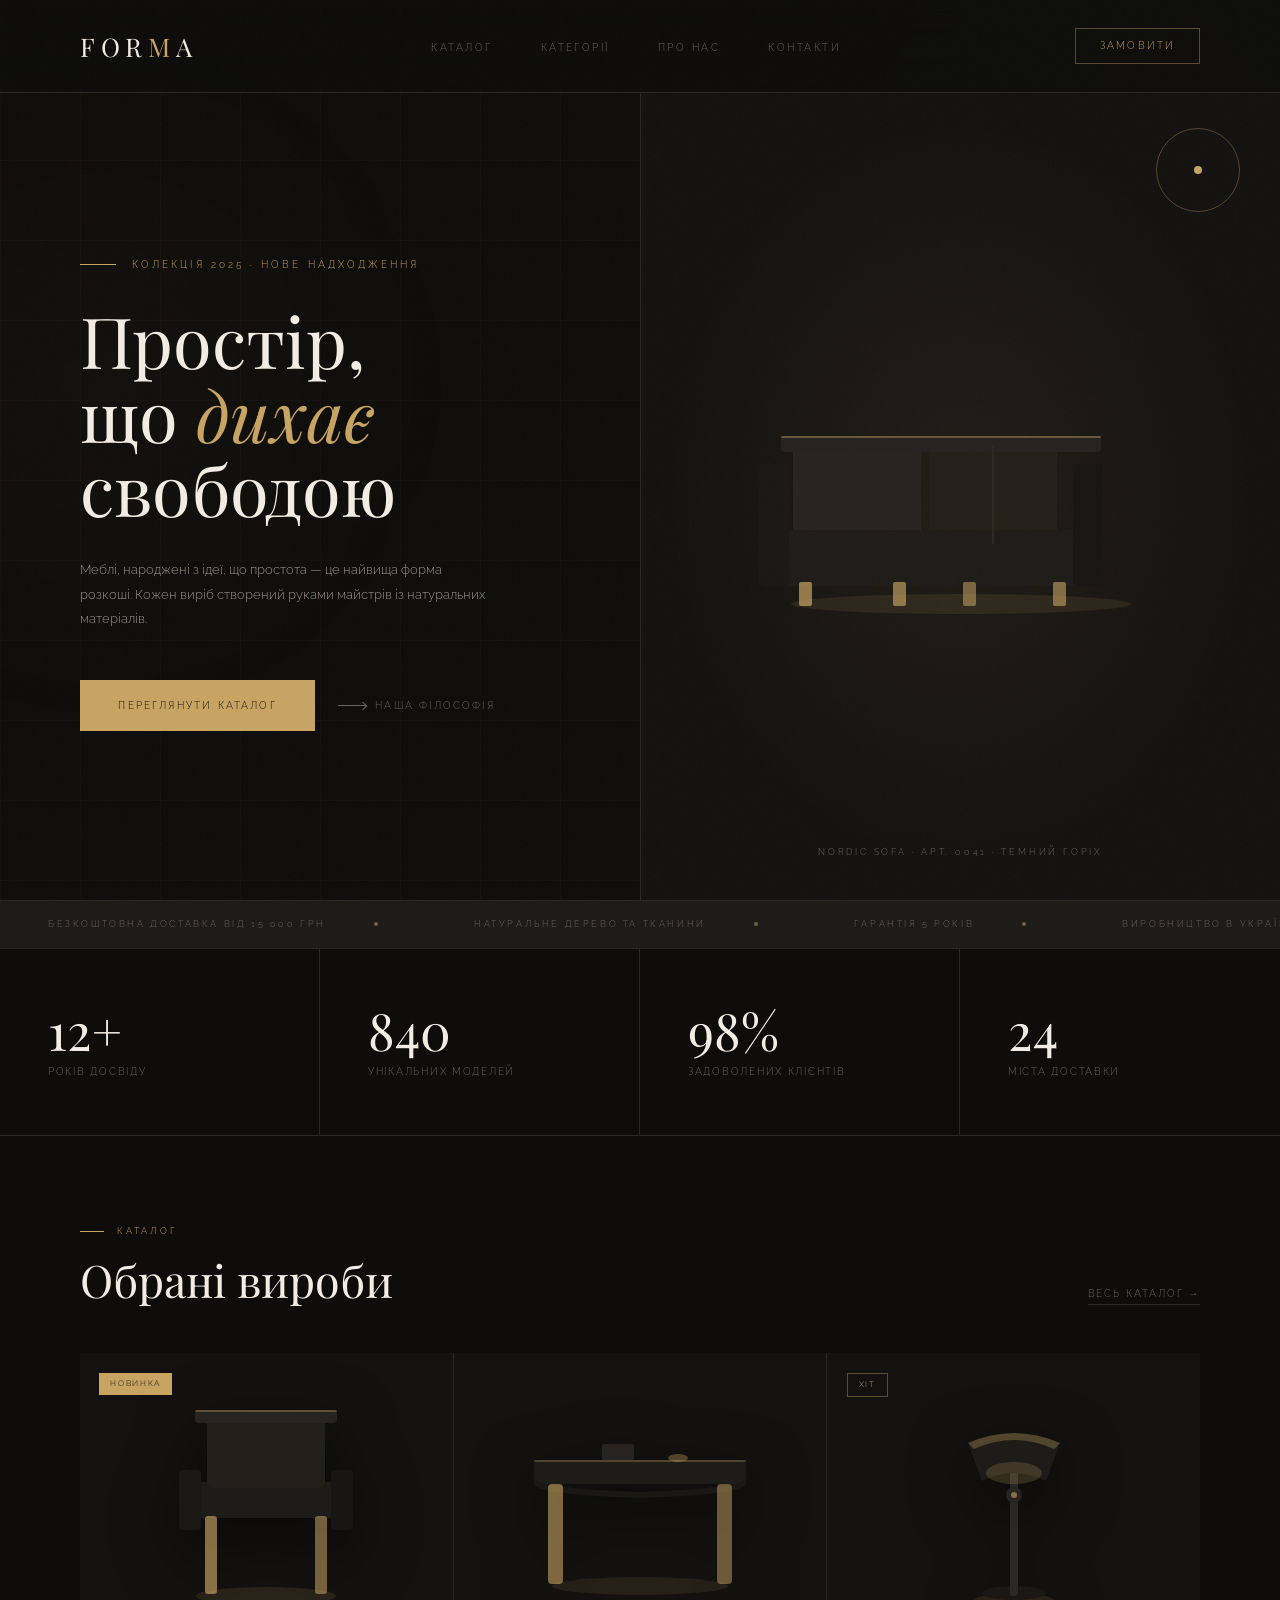
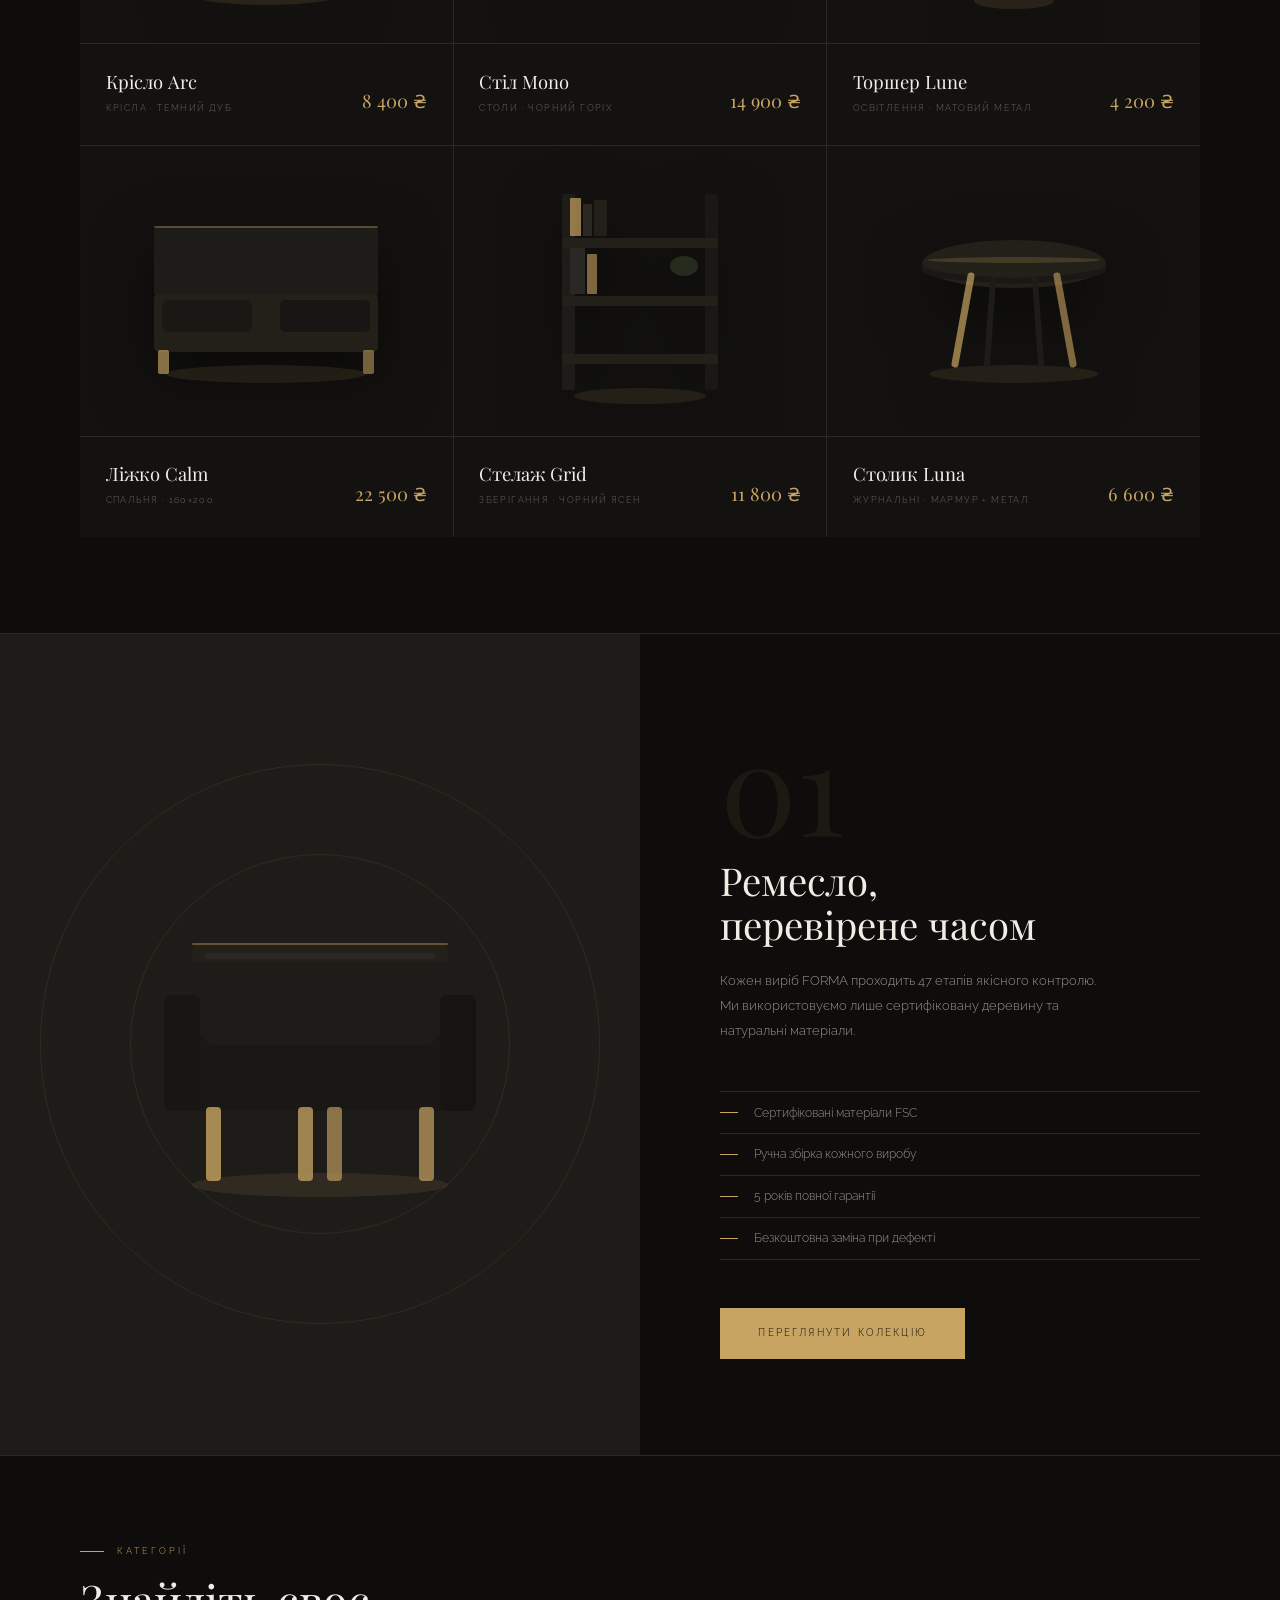
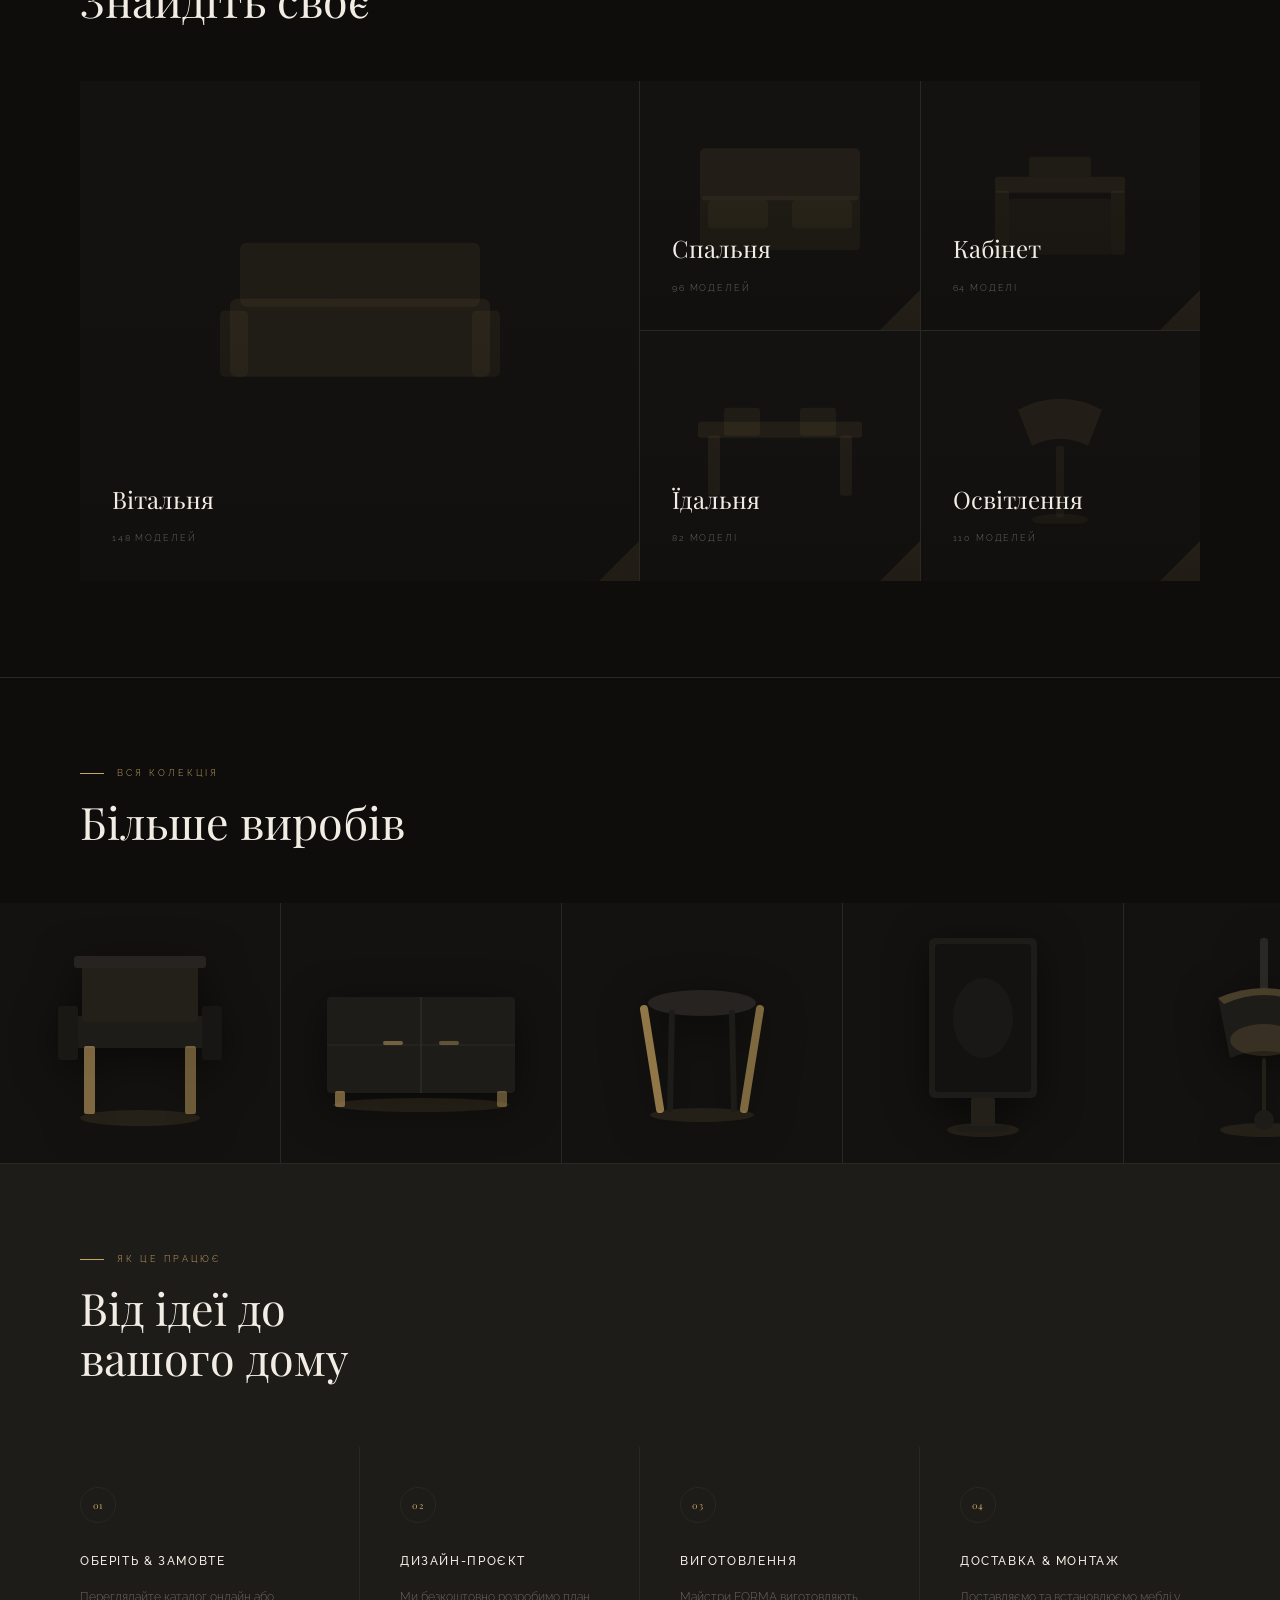
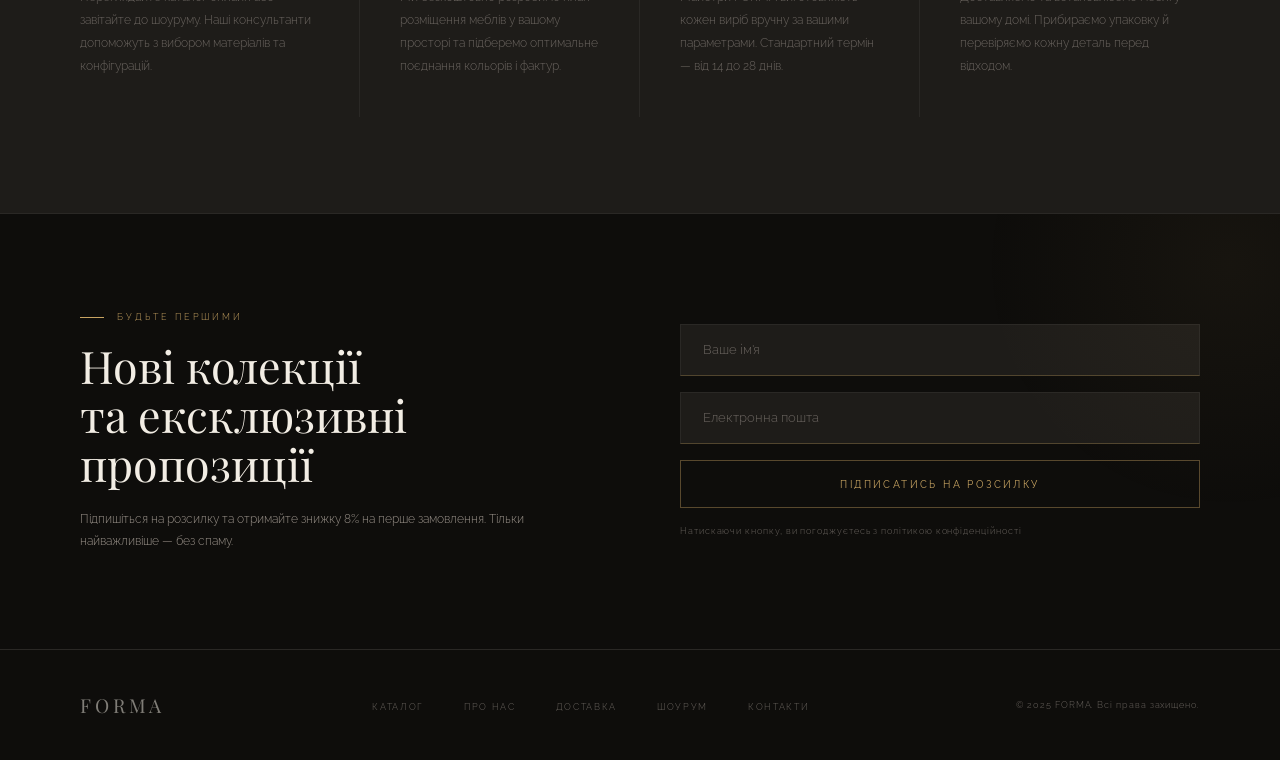
<file: index.html>
<!DOCTYPE html>
<html lang="uk">
<head>
<meta charset="UTF-8">
<meta name="viewport" content="width=device-width, initial-scale=1.0">
<title>FORMA — Меблі</title>
<link href="https://fonts.googleapis.com/css2?family=Playfair+Display:ital,wght@0,300;0,400;0,700;1,300;1,400&family=Raleway:wght@200;300;400;500&display=swap" rel="stylesheet">
<link rel="stylesheet" href="style.css">

</head>
<body>

<div class="ambient ambient-1"></div>
<div class="ambient ambient-2"></div>

<nav>
  <a href="index.html" class="logo">FOR<span>M</span>A</a>
  <ul class="nav-links">
    <li><a href="catalog.html" data-text="Каталог">Каталог</a></li>
    <li><a href="#categories" data-text="Категорії">Категорії</a></li>
    <li><a href="#about" data-text="Про нас">Про нас</a></li>
    <li><a href="contact.html" data-text="Контакти">Контакти</a></li>
  </ul>
  <a href="koshuk.html" class="nav-cta"><span>Замовити</span></a>
</nav>

<section class="hero">
  <div class="hero-text">
    <div class="hero-eyebrow">
      <span class="eyebrow-line"></span>
      <span class="eyebrow-text">Колекція 2025 · Нове надходження</span>
    </div>
    <h1 class="hero-title">
      <span class="title-line">Простір,</span>
      <span class="title-line">що <em>дихає</em></span>
      <span class="title-line">свободою</span>
    </h1>
    <p class="hero-desc">Меблі, народжені з ідеї, що простота — це найвища форма розкоші. Кожен виріб створений руками майстрів із натуральних матеріалів.</p>
    <div class="hero-actions">
      <a href="#products" class="btn-primary"><span>Переглянути каталог</span></a>
      <a href="#about" class="btn-ghost"><span class="btn-ghost-arrow"></span>Наша філософія</a>
    </div>
  </div>
  <div class="hero-visual">
    <div class="hero-visual-bg"></div>
    <div class="hero-badge"><div class="badge-ring"></div><div class="badge-dot"></div></div>
    <div class="hero-sofa-wrap">
      <svg width="440" height="260" viewbox="0 0 440 260" fill="none" xmlns="http://www.w3.org/2000/svg">
        <ellipse cx="220" cy="244" rx="170" ry="10" fill="#C8A462" opacity="0.1"/>
        <rect x="52" y="84" width="128" height="100" rx="7" fill="#262320"/>
        <rect x="188" y="84" width="128" height="100" rx="7" fill="#222018"/>
        <rect x="40" y="170" width="300" height="56" rx="5" fill="#1E1C18"/>
        <rect x="18" y="104" width="30" height="122" rx="5" fill="#1A1815"/>
        <rect x="332" y="104" width="30" height="122" rx="5" fill="#181614"/>
        <rect x="40" y="76" width="320" height="16" rx="4" fill="#252220"/>
        <rect x="40" y="76" width="320" height="2" rx="1" fill="#C8A462" opacity="0.4"/>
        <line x1="252" y1="86" x2="252" y2="184" stroke="#2A2825" stroke-width="2"/>
        <rect x="58" y="222" width="13" height="24" rx="2" fill="#C8A462" opacity="0.7"/>
        <rect x="312" y="222" width="13" height="24" rx="2" fill="#C8A462" opacity="0.6"/>
        <rect x="152" y="222" width="13" height="24" rx="2" fill="#C8A462" opacity="0.65"/>
        <rect x="222" y="222" width="13" height="24" rx="2" fill="#C8A462" opacity="0.55"/>
      </svg>
    </div>
    <p class="hero-caption">NORDIC SOFA · Арт. 0041 · Темний горіх</p>
  </div>
</section>

<div class="ticker-wrap">
  <div class="ticker-track">
    <span class="ticker-item">Безкоштовна доставка від 15 000 грн <span class="ticker-sep"></span></span>
    <span class="ticker-item">Натуральне дерево та тканини <span class="ticker-sep"></span></span>
    <span class="ticker-item">Гарантія 5 років <span class="ticker-sep"></span></span>
    <span class="ticker-item">Виробництво в Україні <span class="ticker-sep"></span></span>
    <span class="ticker-item">Індивідуальне замовлення <span class="ticker-sep"></span></span>
    <span class="ticker-item">Безкоштовний дизайн-проєкт <span class="ticker-sep"></span></span>
    <span class="ticker-item">Безкоштовна доставка від 15 000 грн <span class="ticker-sep"></span></span>
    <span class="ticker-item">Натуральне дерево та тканини <span class="ticker-sep"></span></span>
    <span class="ticker-item">Гарантія 5 років <span class="ticker-sep"></span></span>
    <span class="ticker-item">Виробництво в Україні <span class="ticker-sep"></span></span>
    <span class="ticker-item">Індивідуальне замовлення <span class="ticker-sep"></span></span>
    <span class="ticker-item">Безкоштовний дизайн-проєкт <span class="ticker-sep"></span></span>
  </div>
</div>

<div class="stats">
  <div class="stat fade-up delay-1"><div class="stat-num">12+</div><div class="stat-label">Років досвіду</div></div>
  <div class="stat fade-up delay-2"><div class="stat-num">840</div><div class="stat-label">Унікальних моделей</div></div>
  <div class="stat fade-up delay-3"><div class="stat-num">98%</div><div class="stat-label">Задоволених клієнтів</div></div>
  <div class="stat fade-up delay-4"><div class="stat-num">24</div><div class="stat-label">Міста доставки</div></div>
</div>

<div id="products">
  <div class="section-header">
    <div><p class="section-label">Каталог</p><h2 class="section-title">Обрані вироби</h2></div>
    <a href="#categories" class="section-link">Весь каталог →</a>
  </div>
  <div class="products-grid">

    <div class="product-card">
      <span class="product-tag">Новинка</span>
      <div class="product-img-wrap">
        <svg width="210" height="220" viewbox="0 0 210 220" fill="none">
          <ellipse cx="105" cy="208" rx="70" ry="9" fill="#C8A462" opacity="0.12"/>
          <rect x="34" y="94" width="142" height="36" rx="6" fill="#1E1C18"/>
          <rect x="46" y="28" width="118" height="72" rx="6" fill="#222018"/>
          <rect x="34" y="22" width="142" height="13" rx="4" fill="#262320"/>
          <rect x="34" y="22" width="142" height="2" rx="1" fill="#C8A462" opacity="0.35"/>
          <rect x="18" y="82" width="22" height="60" rx="4" fill="#1A1815"/>
          <rect x="170" y="82" width="22" height="60" rx="4" fill="#181614"/>
          <rect x="44" y="128" width="12" height="78" rx="3" fill="#C8A462" opacity="0.65"/>
          <rect x="154" y="128" width="12" height="78" rx="3" fill="#C8A462" opacity="0.55"/>
        </svg>
      </div>
      <div class="product-overlay"><a href="#" class="overlay-btn">До кошика</a><a href="#" class="overlay-btn-ghost">Деталі</a></div>
      <div class="product-info"><div><div class="product-name">Крісло Arc</div><div class="product-category">Крісла · Темний дуб</div></div><div class="product-price">8 400 ₴</div></div>
    </div>

    <div class="product-card">
      <div class="product-img-wrap">
        <svg width="240" height="200" viewbox="0 0 240 200" fill="none">
          <ellipse cx="120" cy="188" rx="88" ry="9" fill="#C8A462" opacity="0.1"/>
          <rect x="14" y="62" width="212" height="24" rx="5" fill="#1E1C18"/>
          <rect x="14" y="62" width="212" height="2" rx="1" fill="#C8A462" opacity="0.3"/>
          <path d="M14 80 Q14 90 120 94 Q226 90 226 80 L226 86 Q226 96 120 100 Q14 96 14 86Z" fill="#1A1815"/>
          <rect x="28" y="86" width="15" height="100" rx="4" fill="#C8A462" opacity="0.6"/>
          <rect x="197" y="86" width="15" height="100" rx="4" fill="#C8A462" opacity="0.5"/>
          <rect x="82" y="46" width="32" height="16" rx="2" fill="#262320"/>
          <ellipse cx="158" cy="60" rx="10" ry="4" fill="#C8A462" opacity="0.35"/>
        </svg>
      </div>
      <div class="product-overlay"><a href="#" class="overlay-btn">До кошика</a><a href="#" class="overlay-btn-ghost">Деталі</a></div>
      <div class="product-info"><div><div class="product-name">Стіл Mono</div><div class="product-category">Столи · Чорний горіх</div></div><div class="product-price">14 900 ₴</div></div>
    </div>

    <div class="product-card">
      <span class="product-tag" style="background:transparent;color:var(--gold);border:1px solid rgba(200,164,98,0.4)">Хіт</span>
      <div class="product-img-wrap">
        <svg width="180" height="230" viewbox="0 0 180 230" fill="none">
          <ellipse cx="90" cy="218" rx="40" ry="8" fill="#C8A462" opacity="0.12"/>
          <ellipse cx="90" cy="210" rx="32" ry="7" fill="#1A1815"/>
          <rect x="86" y="60" width="8" height="153" rx="3" fill="#2A2825"/>
          <path d="M44 60 Q90 40 136 60 L122 98 Q90 82 58 98 Z" fill="#1E1C18"/>
          <path d="M44 60 Q90 40 136 60 L130 66 Q90 48 50 66 Z" fill="#C8A462" opacity="0.3"/>
          <ellipse cx="90" cy="90" rx="28" ry="11" fill="#C8A462" opacity="0.2"/>
          <circle cx="90" cy="112" r="8" fill="#262320"/>
          <circle cx="90" cy="112" r="3" fill="#C8A462" opacity="0.6"/>
        </svg>
      </div>
      <div class="product-overlay"><a href="#" class="overlay-btn">До кошика</a><a href="#" class="overlay-btn-ghost">Деталі</a></div>
      <div class="product-info"><div><div class="product-name">Торшер Lune</div><div class="product-category">Освітлення · Матовий метал</div></div><div class="product-price">4 200 ₴</div></div>
    </div>

    <div class="product-card">
      <div class="product-img-wrap">
        <svg width="260" height="190" viewbox="0 0 260 190" fill="none">
          <ellipse cx="130" cy="178" rx="100" ry="9" fill="#C8A462" opacity="0.1"/>
          <rect x="18" y="30" width="224" height="72" rx="6" fill="#1E1C18"/>
          <rect x="18" y="30" width="224" height="2" rx="1" fill="#C8A462" opacity="0.35"/>
          <rect x="18" y="98" width="224" height="58" rx="5" fill="#222018"/>
          <rect x="26" y="104" width="90" height="32" rx="5" fill="#1A1815"/>
          <rect x="144" y="104" width="90" height="32" rx="5" fill="#181614"/>
          <rect x="22" y="154" width="11" height="24" rx="2" fill="#C8A462" opacity="0.65"/>
          <rect x="227" y="154" width="11" height="24" rx="2" fill="#C8A462" opacity="0.55"/>
        </svg>
      </div>
      <div class="product-overlay"><a href="#" class="overlay-btn">До кошика</a><a href="#" class="overlay-btn-ghost">Деталі</a></div>
      <div class="product-info"><div><div class="product-name">Ліжко Calm</div><div class="product-category">Спальня · 160×200</div></div><div class="product-price">22 500 ₴</div></div>
    </div>

    <div class="product-card">
      <div class="product-img-wrap">
        <svg width="200" height="230" viewbox="0 0 200 230" fill="none">
          <ellipse cx="100" cy="220" rx="66" ry="8" fill="#C8A462" opacity="0.1"/>
          <rect x="22" y="18" width="13" height="196" rx="2" fill="#1E1C18"/>
          <rect x="165" y="18" width="13" height="196" rx="2" fill="#1A1815"/>
          <rect x="22" y="62" width="156" height="10" rx="2" fill="#222018"/>
          <rect x="22" y="120" width="156" height="10" rx="2" fill="#222018"/>
          <rect x="22" y="178" width="156" height="10" rx="2" fill="#222018"/>
          <rect x="30" y="22" width="11" height="38" rx="1" fill="#C8A462" opacity="0.7"/>
          <rect x="43" y="28" width="9" height="32" rx="1" fill="#2A2825"/>
          <rect x="54" y="24" width="13" height="36" rx="1" fill="#222018"/>
          <rect x="30" y="72" width="15" height="46" rx="1" fill="#2A2825"/>
          <rect x="47" y="78" width="10" height="40" rx="1" fill="#C8A462" opacity="0.6"/>
          <ellipse cx="144" cy="90" rx="14" ry="10" fill="#2A3222" opacity="0.8"/>
        </svg>
      </div>
      <div class="product-overlay"><a href="#" class="overlay-btn">До кошика</a><a href="#" class="overlay-btn-ghost">Деталі</a></div>
      <div class="product-info"><div><div class="product-name">Стелаж Grid</div><div class="product-category">Зберігання · Чорний ясен</div></div><div class="product-price">11 800 ₴</div></div>
    </div>

    <div class="product-card">
      <div class="product-img-wrap">
        <svg width="230" height="190" viewbox="0 0 230 190" fill="none">
          <ellipse cx="115" cy="178" rx="84" ry="9" fill="#C8A462" opacity="0.1"/>
          <ellipse cx="115" cy="68" rx="92" ry="24" fill="#222018"/>
          <ellipse cx="115" cy="64" rx="86" ry="3" fill="#C8A462" opacity="0.2"/>
          <path d="M23 68 Q23 78 115 82 Q207 78 207 68 L207 74 Q207 84 115 88 Q23 84 23 74Z" fill="#1A1815"/>
          <path d="M72 80 L56 168" stroke="#C8A462" stroke-width="7" stroke-linecap="round" opacity="0.7"/>
          <path d="M158 80 L174 168" stroke="#C8A462" stroke-width="7" stroke-linecap="round" opacity="0.6"/>
          <path d="M94 84 L88 168" stroke="#1E1C18" stroke-width="6" stroke-linecap="round"/>
          <path d="M136 84 L142 168" stroke="#1E1C18" stroke-width="6" stroke-linecap="round"/>
        </svg>
      </div>
      <div class="product-overlay"><a href="#" class="overlay-btn">До кошика</a><a href="#" class="overlay-btn-ghost">Деталі</a></div>
      <div class="product-info"><div><div class="product-name">Столик Luna</div><div class="product-category">Журнальні · Мармур + метал</div></div><div class="product-price">6 600 ₴</div></div>
    </div>

  </div>
</div>

<section class="feature-section" id="about">
  <div class="feature-visual">
    <div class="feature-rings"></div>
    <div class="feature-chair-wrap">
      <svg width="360" height="320" viewbox="0 0 360 320" fill="none">
        <ellipse cx="180" cy="304" rx="128" ry="12" fill="#C8A462" opacity="0.1"/>
        <rect x="52" y="154" width="256" height="76" rx="9" fill="#1A1815"/>
        <rect x="64" y="72" width="232" height="92" rx="9" fill="#1E1C18"/>
        <rect x="52" y="62" width="256" height="19" rx="5" fill="#222018"/>
        <rect x="52" y="62" width="256" height="2" rx="1" fill="#C8A462" opacity="0.4"/>
        <rect x="24" y="114" width="36" height="116" rx="7" fill="#181614"/>
        <rect x="300" y="114" width="36" height="116" rx="7" fill="#161412"/>
        <rect x="66" y="226" width="15" height="74" rx="4" fill="#C8A462" opacity="0.8"/>
        <rect x="279" y="226" width="15" height="74" rx="4" fill="#C8A462" opacity="0.7"/>
        <rect x="158" y="226" width="15" height="74" rx="4" fill="#C8A462" opacity="0.75"/>
        <rect x="187" y="226" width="15" height="74" rx="4" fill="#C8A462" opacity="0.65"/>
        <rect x="64" y="72" width="232" height="6" rx="4" fill="#2A2826"/>
      </svg>
    </div>
  </div>
  <div class="feature-content">
    <div class="feature-number">01</div>
    <h2 class="feature-title">Ремесло,<br>перевірене часом</h2>
    <p class="feature-desc">Кожен виріб FORMA проходить 47 етапів якісного контролю. Ми використовуємо лише сертифіковану деревину та натуральні матеріали.</p>
    <ul class="feature-bullets">
      <li>Сертифіковані матеріали FSC</li>
      <li>Ручна збірка кожного виробу</li>
      <li>5 років повної гарантії</li>
      <li>Безкоштовна заміна при дефекті</li>
    </ul>
    <a href="#categories" class="btn-primary" style="align-self:flex-start"><span>Переглянути колекцію</span></a>
  </div>
</section>

<section class="categories" id="categories">
  <div><p class="section-label">Категорії</p><h2 class="section-title">Знайдіть своє</h2></div>
  <div class="cat-grid">
    <div class="cat-card">
      <div class="cat-svg-wrap"><svg width="280" height="200" viewbox="0 0 280 200" fill="none"><rect x="10" y="82" width="260" height="78" rx="7" fill="#C8A462" opacity="0.25"/><rect x="20" y="26" width="240" height="64" rx="7" fill="#C8A462" opacity="0.2"/><rect x="0" y="94" width="28" height="66" rx="5" fill="#C8A462" opacity="0.2"/><rect x="252" y="94" width="28" height="66" rx="5" fill="#C8A462" opacity="0.2"/></svg></div>
      <div class="cat-label-wrap"><span class="cat-name">Вітальня</span><span class="cat-count">148 моделей</span></div>
    </div>
    <div class="cat-card">
      <div class="cat-svg-wrap"><svg width="180" height="130" viewbox="0 0 180 130" fill="none"><rect x="10" y="18" width="160" height="52" rx="5" fill="#C8A462" opacity="0.25"/><rect x="10" y="66" width="160" height="54" rx="4" fill="#C8A462" opacity="0.2"/><rect x="18" y="70" width="60" height="28" rx="4" fill="#C8A462" opacity="0.2"/><rect x="102" y="70" width="60" height="28" rx="4" fill="#C8A462" opacity="0.2"/></svg></div>
      <div class="cat-label-wrap"><span class="cat-name">Спальня</span><span class="cat-count">96 моделей</span></div>
    </div>
    <div class="cat-card">
      <div class="cat-svg-wrap"><svg width="150" height="140" viewbox="0 0 150 140" fill="none"><rect x="10" y="52" width="130" height="16" rx="3" fill="#C8A462" opacity="0.25"/><rect x="10" y="66" width="14" height="64" rx="2" fill="#C8A462" opacity="0.2"/><rect x="126" y="66" width="14" height="64" rx="2" fill="#C8A462" opacity="0.2"/><rect x="24" y="74" width="102" height="56" rx="2" fill="#C8A462" opacity="0.15"/><rect x="44" y="32" width="62" height="20" rx="2" fill="#C8A462" opacity="0.2"/></svg></div>
      <div class="cat-label-wrap"><span class="cat-name">Кабінет</span><span class="cat-count">64 моделі</span></div>
    </div>
    <div class="cat-card">
      <div class="cat-svg-wrap"><svg width="180" height="120" viewbox="0 0 180 120" fill="none"><rect x="8" y="36" width="164" height="16" rx="3" fill="#C8A462" opacity="0.25"/><rect x="18" y="50" width="12" height="60" rx="2" fill="#C8A462" opacity="0.25"/><rect x="150" y="50" width="12" height="60" rx="2" fill="#C8A462" opacity="0.25"/><rect x="34" y="22" width="36" height="28" rx="3" fill="#C8A462" opacity="0.2"/><rect x="110" y="22" width="36" height="28" rx="3" fill="#C8A462" opacity="0.2"/></svg></div>
      <div class="cat-label-wrap"><span class="cat-name">Їдальня</span><span class="cat-count">82 моделі</span></div>
    </div>
    <div class="cat-card">
      <div class="cat-svg-wrap"><svg width="120" height="160" viewbox="0 0 120 160" fill="none"><path d="M18 46 Q60 24 102 46 L88 82 Q60 68 32 82 Z" fill="#C8A462" opacity="0.25"/><rect x="56" y="82" width="8" height="72" rx="3" fill="#C8A462" opacity="0.2"/><ellipse cx="60" cy="156" rx="28" ry="6" fill="#C8A462" opacity="0.2"/></svg></div>
      <div class="cat-label-wrap"><span class="cat-name">Освітлення</span><span class="cat-count">110 моделей</span></div>
    </div>
  </div>
</section>

<section class="showcase">
  <div class="showcase-header"><p class="section-label">Вся колекція</p><h2 class="section-title">Більше виробів</h2></div>
  <div style="overflow:hidden">
    <div class="showcase-track">
      <div class="showcase-item"><svg width="180" height="190" viewbox="0 0 180 190" fill="none"><ellipse cx="90" cy="180" rx="60" ry="8" fill="#C8A462" opacity="0.1"/><rect x="24" y="78" width="132" height="32" rx="5" fill="#1E1C18"/><rect x="32" y="24" width="116" height="60" rx="5" fill="#222018"/><rect x="24" y="18" width="132" height="12" rx="3" fill="#262320"/><rect x="8" y="68" width="20" height="54" rx="3" fill="#1A1815"/><rect x="152" y="68" width="20" height="54" rx="3" fill="#181614"/><rect x="34" y="108" width="11" height="68" rx="2" fill="#C8A462" opacity="0.6"/><rect x="135" y="108" width="11" height="68" rx="2" fill="#C8A462" opacity="0.5"/></svg><div class="showcase-item-label"><span class="showcase-item-name">Крісло Dusk</span><span class="showcase-item-price">9 800 ₴</span></div></div>
      <div class="showcase-item"><svg width="220" height="160" viewbox="0 0 220 160" fill="none"><ellipse cx="110" cy="152" rx="88" ry="7" fill="#C8A462" opacity="0.1"/><rect x="16" y="44" width="188" height="96" rx="4" fill="#1E1C18"/><line x1="110" y1="44" x2="110" y2="140" stroke="#2A2825" stroke-width="2"/><line x1="16" y1="92" x2="204" y2="92" stroke="#2A2825" stroke-width="1"/><rect x="72" y="88" width="20" height="4" rx="2" fill="#C8A462" opacity="0.5"/><rect x="128" y="88" width="20" height="4" rx="2" fill="#C8A462" opacity="0.4"/><rect x="24" y="138" width="10" height="16" rx="2" fill="#C8A462" opacity="0.55"/><rect x="186" y="138" width="10" height="16" rx="2" fill="#C8A462" opacity="0.45"/></svg><div class="showcase-item-label"><span class="showcase-item-name">Тумба Slate</span><span class="showcase-item-price">7 200 ₴</span></div></div>
      <div class="showcase-item"><svg width="160" height="180" viewbox="0 0 160 180" fill="none"><ellipse cx="80" cy="172" rx="52" ry="7" fill="#C8A462" opacity="0.1"/><ellipse cx="80" cy="60" rx="54" ry="13" fill="#262320"/><path d="M22 66 L38 166" stroke="#C8A462" stroke-width="8" stroke-linecap="round" opacity="0.7"/><path d="M138 66 L122 166" stroke="#C8A462" stroke-width="8" stroke-linecap="round" opacity="0.6"/><path d="M50 70 L48 166" stroke="#1E1C18" stroke-width="6" stroke-linecap="round"/><path d="M110 70 L112 166" stroke="#1E1C18" stroke-width="6" stroke-linecap="round"/></svg><div class="showcase-item-label"><span class="showcase-item-name">Стілець Alto</span><span class="showcase-item-price">3 400 ₴</span></div></div>
      <div class="showcase-item"><svg width="140" height="210" viewbox="0 0 140 210" fill="none"><ellipse cx="70" cy="202" rx="36" ry="7" fill="#C8A462" opacity="0.1"/><rect x="16" y="10" width="108" height="160" rx="6" fill="#1E1C18"/><rect x="22" y="16" width="96" height="148" rx="4" fill="#141210"/><ellipse cx="70" cy="90" rx="30" ry="40" fill="#1A1816"/><rect x="58" y="170" width="24" height="30" rx="2" fill="#222018"/><rect x="44" y="198" width="52" height="6" rx="2" fill="#1E1C18"/></svg><div class="showcase-item-label"><span class="showcase-item-name">Дзеркало Arch</span><span class="showcase-item-price">5 100 ₴</span></div></div>
      <div class="showcase-item"><svg width="160" height="210" viewbox="0 0 160 210" fill="none"><ellipse cx="80" cy="202" rx="44" ry="7" fill="#C8A462" opacity="0.1"/><rect x="76" y="10" width="8" height="60" rx="3" fill="#2A2825"/><path d="M34 70 Q80 50 126 70 L114 130 Q80 116 46 130 Z" fill="#1E1C18"/><path d="M34 70 Q80 50 126 70 L120 76 Q80 58 40 76 Z" fill="#C8A462" opacity="0.25"/><ellipse cx="80" cy="112" rx="34" ry="16" fill="#C8A462" opacity="0.15"/><rect x="78" y="130" width="4" height="60" rx="2" fill="#222018"/><circle cx="80" cy="192" r="10" fill="#1E1C18"/></svg><div class="showcase-item-label"><span class="showcase-item-name">Люстра Drop</span><span class="showcase-item-price">6 800 ₴</span></div></div>
      <!-- дублікати -->
      <div class="showcase-item"><svg width="180" height="190" viewbox="0 0 180 190" fill="none"><ellipse cx="90" cy="180" rx="60" ry="8" fill="#C8A462" opacity="0.1"/><rect x="24" y="78" width="132" height="32" rx="5" fill="#1E1C18"/><rect x="32" y="24" width="116" height="60" rx="5" fill="#222018"/><rect x="24" y="18" width="132" height="12" rx="3" fill="#262320"/><rect x="8" y="68" width="20" height="54" rx="3" fill="#1A1815"/><rect x="152" y="68" width="20" height="54" rx="3" fill="#181614"/><rect x="34" y="108" width="11" height="68" rx="2" fill="#C8A462" opacity="0.6"/><rect x="135" y="108" width="11" height="68" rx="2" fill="#C8A462" opacity="0.5"/></svg><div class="showcase-item-label"><span class="showcase-item-name">Крісло Dusk</span><span class="showcase-item-price">9 800 ₴</span></div></div>
      <div class="showcase-item"><svg width="220" height="160" viewbox="0 0 220 160" fill="none"><ellipse cx="110" cy="152" rx="88" ry="7" fill="#C8A462" opacity="0.1"/><rect x="16" y="44" width="188" height="96" rx="4" fill="#1E1C18"/><line x1="110" y1="44" x2="110" y2="140" stroke="#2A2825" stroke-width="2"/><rect x="72" y="88" width="20" height="4" rx="2" fill="#C8A462" opacity="0.5"/><rect x="128" y="88" width="20" height="4" rx="2" fill="#C8A462" opacity="0.4"/></svg><div class="showcase-item-label"><span class="showcase-item-name">Тумба Slate</span><span class="showcase-item-price">7 200 ₴</span></div></div>
      <div class="showcase-item"><svg width="160" height="180" viewbox="0 0 160 180" fill="none"><ellipse cx="80" cy="172" rx="52" ry="7" fill="#C8A462" opacity="0.1"/><ellipse cx="80" cy="60" rx="54" ry="13" fill="#262320"/><path d="M22 66 L38 166" stroke="#C8A462" stroke-width="8" stroke-linecap="round" opacity="0.7"/><path d="M138 66 L122 166" stroke="#C8A462" stroke-width="8" stroke-linecap="round" opacity="0.6"/></svg><div class="showcase-item-label"><span class="showcase-item-name">Стілець Alto</span><span class="showcase-item-price">3 400 ₴</span></div></div>
      <div class="showcase-item"><svg width="140" height="210" viewbox="0 0 140 210" fill="none"><ellipse cx="70" cy="202" rx="36" ry="7" fill="#C8A462" opacity="0.1"/><rect x="16" y="10" width="108" height="160" rx="6" fill="#1E1C18"/><rect x="22" y="16" width="96" height="148" rx="4" fill="#141210"/><ellipse cx="70" cy="90" rx="30" ry="40" fill="#1A1816"/><rect x="58" y="170" width="24" height="30" rx="2" fill="#222018"/></svg><div class="showcase-item-label"><span class="showcase-item-name">Дзеркало Arch</span><span class="showcase-item-price">5 100 ₴</span></div></div>
      <div class="showcase-item"><svg width="160" height="210" viewbox="0 0 160 210" fill="none"><ellipse cx="80" cy="202" rx="44" ry="7" fill="#C8A462" opacity="0.1"/><rect x="76" y="10" width="8" height="60" rx="3" fill="#2A2825"/><path d="M34 70 Q80 50 126 70 L114 130 Q80 116 46 130 Z" fill="#1E1C18"/><path d="M34 70 Q80 50 126 70 L120 76 Q80 58 40 76 Z" fill="#C8A462" opacity="0.25"/><rect x="78" y="130" width="4" height="60" rx="2" fill="#222018"/><circle cx="80" cy="192" r="10" fill="#1E1C18"/></svg><div class="showcase-item-label"><span class="showcase-item-name">Люстра Drop</span><span class="showcase-item-price">6 800 ₴</span></div></div>
    </div>
  </div>
</section>

<section class="process">
  <div><p class="section-label">Як це працює</p><h2 class="section-title">Від ідеї до<br>вашого дому</h2></div>
  <div class="process-steps">
    <div class="process-step"><div class="step-indicator"><span class="step-num-small">01</span></div><div class="step-title">Оберіть & Замовте</div><p class="step-desc">Переглядайте каталог онлайн або завітайте до шоуруму. Наші консультанти допоможуть з вибором матеріалів та конфігурацій.</p></div>
    <div class="process-step"><div class="step-indicator"><span class="step-num-small">02</span></div><div class="step-title">Дизайн-проєкт</div><p class="step-desc">Ми безкоштовно розробимо план розміщення меблів у вашому просторі та підберемо оптимальне поєднання кольорів і фактур.</p></div>
    <div class="process-step"><div class="step-indicator"><span class="step-num-small">03</span></div><div class="step-title">Виготовлення</div><p class="step-desc">Майстри FORMA виготовляють кожен виріб вручну за вашими параметрами. Стандартний термін — від 14 до 28 днів.</p></div>
    <div class="process-step"><div class="step-indicator"><span class="step-num-small">04</span></div><div class="step-title">Доставка & Монтаж</div><p class="step-desc">Доставляємо та встановлюємо меблі у вашому домі. Прибираємо упаковку й перевіряємо кожну деталь перед відходом.</p></div>
  </div>
</section>

<section class="newsletter" id="contact">
  <div>
    <p class="section-label">Будьте першими</p>
    <h2 class="newsletter-title">Нові колекції<br>та ексклюзивні<br>пропозиції</h2>
    <p class="newsletter-subtitle">Підпишіться на розсилку та отримайте знижку 8% на перше замовлення. Тільки найважливіше — без спаму.</p>
  </div>
  <div class="newsletter-form">
    <div><input class="newsletter-input" type="text" placeholder="Ваше ім'я"></div>
    <div><input class="newsletter-input" type="email" placeholder="Електронна пошта"></div>
    <button class="newsletter-submit"><span>Підписатись на розсилку</span></button>
    <p class="newsletter-note">Натискаючи кнопку, ви погоджуєтесь з політикою конфіденційності</p>
  </div>
</section>

<footer>
  <a href="#" class="footer-logo">FORMA</a>
  <ul class="footer-links">
    <li><a href="#">Каталог</a></li><li><a href="#">Про нас</a></li><li><a href="#">Доставка</a></li><li><a href="#">Шоурум</a></li><li><a href="#">Контакти</a></li>
  </ul>
  <p class="footer-copy">© 2025 FORMA. Всі права захищено.</p>
</footer>

</body>
</html>
</file>
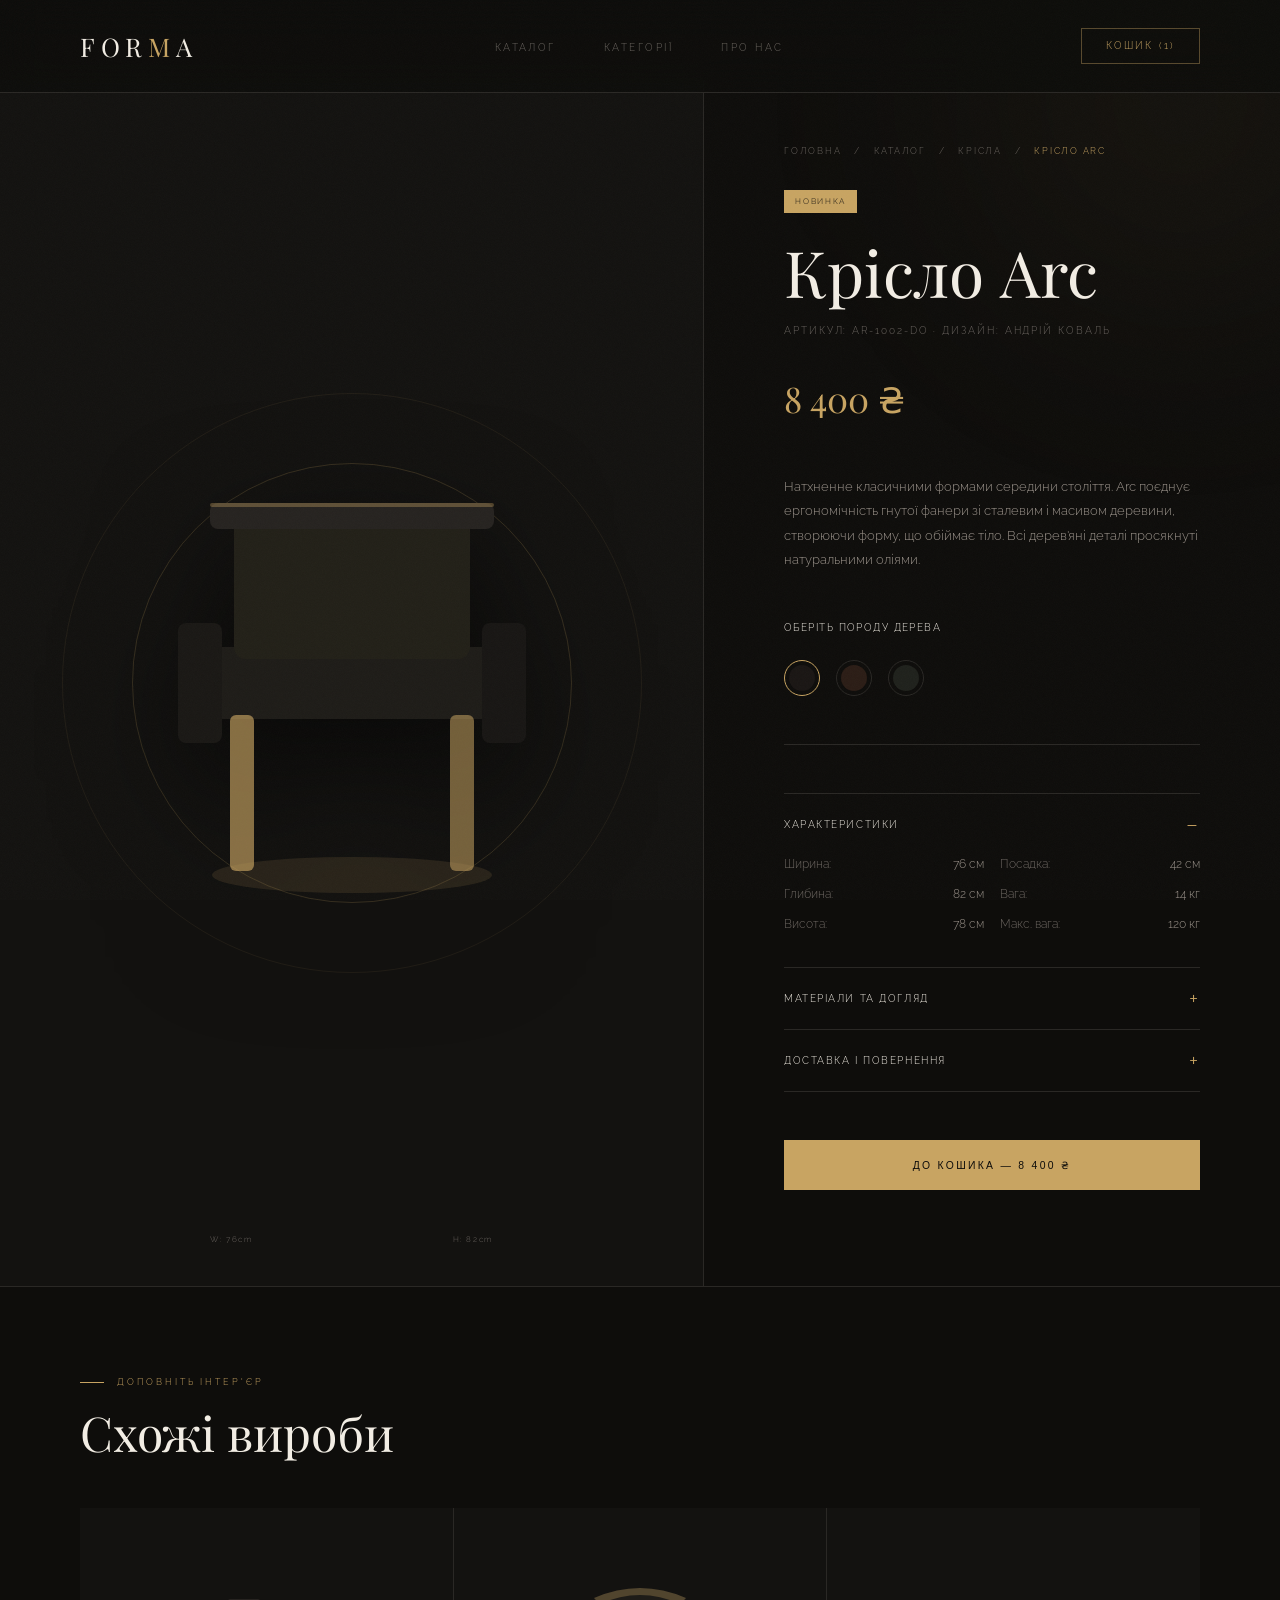
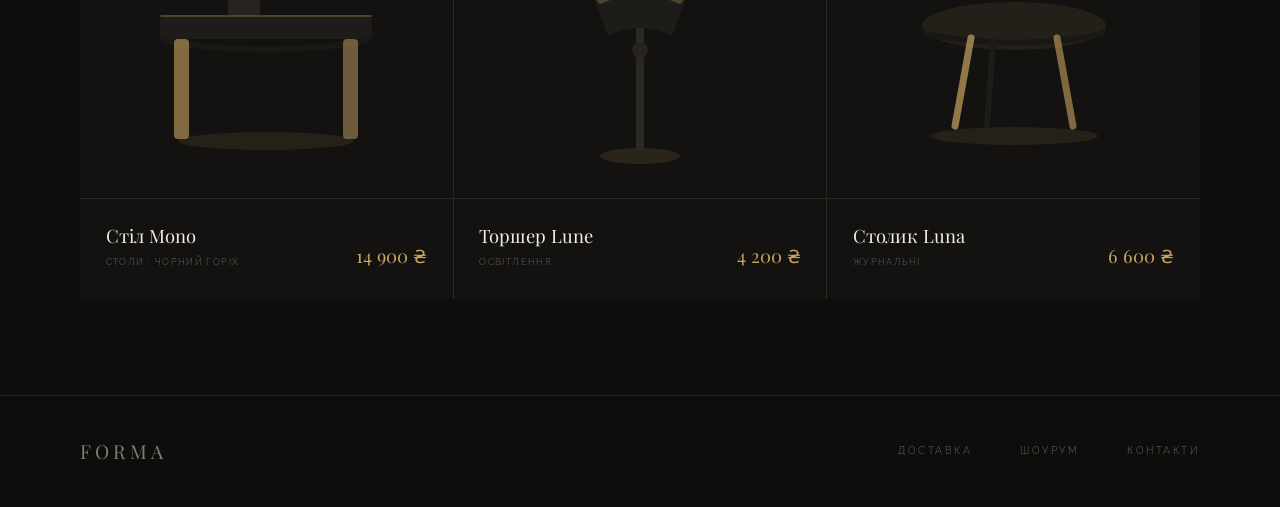
<file: catalog.html>
<!DOCTYPE html>
<html lang="uk">
<head>
<meta charset="UTF-8">
<meta name="viewport" content="width=device-width, initial-scale=1.0">
<title>FORMA — Крісло Arc</title>
<link href="https://fonts.googleapis.com/css2?family=Playfair+Display:ital,wght@0,300;0,400;0,700;1,300;1,400&family=Raleway:wght@200;300;400;500&display=swap" rel="stylesheet">
<link rel="stylesheet" href="style1.css">


</head>
<body>

<div class="ambient ambient-1"></div>
<div class="ambient ambient-2"></div>

<nav>
  <a href="index.html" class="logo">FOR<span>M</span>A</a>
  <ul class="nav-links">
    <li><a href="catalog.html">Каталог</a></li>
    <li><a href="index.html#categories">Категорії</a></li>
    <li><a href="index.html#about">Про нас</a></li>
  </ul>
  <a href="koshuk.html" class="nav-cta">Кошик (1)</a>
</nav>

<main class="product-wrapper">
  
  <div class="product-visual">
    <div class="product-image-ring"></div>
    <div class="product-image-ring" style="width: 580px; height: 580px; opacity: 0.4;"></div>
    
    <div style="position:absolute; bottom:40px; left:0; right:0; display:flex; justify-content:center; gap:200px; color:var(--muted); font-size:.5rem; letter-spacing:.2em;">
      <span>W: 76cm</span><span>H: 82cm</span>
    </div>

    <!-- ВИПРАВЛЕННЯ 1: viewBox → viewbox (малі літери) -->
    <div class="product-svg-wrap">
        <svg width="420" height="440" viewbox="0 0 210 220" fill="none">
            <ellipse cx="105" cy="208" rx="70" ry="9" fill="#C8A462" opacity="0.12"/>
            <rect x="34" y="94" width="142" height="36" rx="6" fill="#1E1C18"/>
            <rect x="46" y="28" width="118" height="72" rx="6" fill="#222018"/>
            <rect x="34" y="22" width="142" height="13" rx="4" fill="#262320"/>
            <rect x="34" y="22" width="142" height="2" rx="1" fill="#C8A462" opacity="0.35"/>
            <rect x="18" y="82" width="22" height="60" rx="4" fill="#1A1815"/>
            <rect x="170" y="82" width="22" height="60" rx="4" fill="#181614"/>
            <rect x="44" y="128" width="12" height="78" rx="3" fill="#C8A462" opacity="0.65"/>
            <rect x="154" y="128" width="12" height="78" rx="3" fill="#C8A462" opacity="0.55"/>
          </svg>
    </div>
  </div>

  <div class="product-info-panel">
    
    <div class="breadcrumbs">
      <a href="#">Головна</a> / 
      <a href="#">Каталог</a> / 
      <a href="#">Крісла</a> / 
      <span>Крісло Arc</span>
    </div>

    <span class="p-tag">Новинка</span>
    
    <h1 class="p-title">Крісло Arc</h1>
    <div class="p-category">Артикул: AR-1002-DO · Дизайн: Андрій Коваль</div>
    <div class="p-price">8 400 ₴</div>

    <p class="p-desc">
      Натхненне класичними формами середини століття. Arc поєднує ергономічність гнутої фанери зі сталевим і масивом деревини, створюючи форму, що обіймає тіло. Всі дерев'яні деталі просякнуті натуральними оліями.
    </p>

    <div class="swatches-wrap">
      <span class="swatches-title">Оберіть породу дерева</span>
      <div class="swatches-flex">
        
        <!-- ВИПРАВЛЕННЯ 2: checked → checked="checked" -->
        <input type="radio" name="wood_color" id="color-oak" class="radio-color" checked="checked">
        <label for="color-oak" class="label-color" title="Темний Дуб">
          <span class="swatch-box bg-dark-oak"></span>
        </label>

        <input type="radio" name="wood_color" id="color-walnut" class="radio-color">
        <label for="color-walnut" class="label-color" title="Американський Горіх">
          <span class="swatch-box bg-walnut"></span>
        </label>

        <input type="radio" name="wood_color" id="color-ash" class="radio-color">
        <label for="color-ash" class="label-color" title="Чорний Ясен">
          <span class="swatch-box bg-ash"></span>
        </label>
      </div>
    </div>

    <div class="specs">
      <!-- ВИПРАВЛЕННЯ 3: open → open="open" -->
      <details open="open">
        <summary>Характеристики</summary>
        <div class="detail-content detail-list">
          <div>
            <p><span>Ширина:</span><span>76 см</span></p>
            <p><span>Глибина:</span><span>82 см</span></p>
            <p><span>Висота:</span><span>78 см</span></p>
          </div>
          <div>
            <p><span>Посадка:</span><span>42 см</span></p>
            <p><span>Вага:</span><span>14 кг</span></p>
            <p><span>Макс. вага:</span><span>120 кг</span></p>
          </div>
        </div>
      </details>
      <details>
        <summary>Матеріали та догляд</summary>
        <div class="detail-content" style="display: block;">
          Натуральний дуб/ясен або американський горіх (FSC-сертифікований). Захисне покриття олією та карнаубським воском. 
          Протирати сухою, м'якою тканиною. Рекомендується наносити фірмове масло кожні 1-2 роки для збереження структури дерева.
        </div>
      </details>
      <details>
        <summary>Доставка і повернення</summary>
        <div class="detail-content" style="display: block;">
          Безкоштовна адресна доставка. Термін виробництва: 14-21 робочий день, оскільки виріб створюється майстрами індивідуально.<br><br>Повернення товару можливе протягом 14 днів у разі виявлення виробничих дефектів.
        </div>
      </details>
    </div>

    <div class="buy-panel">
      <button class="btn-main"><span>До кошика — 8 400 ₴</span></button>
    </div>

  </div>
</main>

<section id="similar">
  <div class="section-header">
    <div>
      <p class="section-label">Доповніть інтер'єр</p>
      <h2 class="section-title">Схожі вироби</h2>
    </div>
  </div>
  
  <div class="products-grid">
    <div class="product-card">
        <div class="product-img-wrap">
          <!-- ВИПРАВЛЕННЯ 1: viewBox → viewbox -->
          <svg width="240" height="200" viewbox="0 0 240 200" fill="none">
            <ellipse cx="120" cy="188" rx="88" ry="9" fill="#C8A462" opacity="0.1"/>
            <rect x="14" y="62" width="212" height="24" rx="5" fill="#1E1C18"/>
            <rect x="14" y="62" width="212" height="2" rx="1" fill="#C8A462" opacity="0.3"/>
            <path d="M14 80 Q14 90 120 94 Q226 90 226 80 L226 86 Q226 96 120 100 Q14 96 14 86Z" fill="#1A1815"/>
            <rect x="28" y="86" width="15" height="100" rx="4" fill="#C8A462" opacity="0.6"/>
            <rect x="197" y="86" width="15" height="100" rx="4" fill="#C8A462" opacity="0.5"/>
            <rect x="82" y="46" width="32" height="16" rx="2" fill="#262320"/>
          </svg>
        </div>
        <div class="product-overlay"><a href="#" class="overlay-btn-ghost">Переглянути</a></div>
        <div class="product-info"><div><div class="product-name">Стіл Mono</div><div class="product-category">Столи · Чорний горіх</div></div><div class="product-price">14 900 ₴</div></div>
      </div>
  
      <div class="product-card">
        <div class="product-img-wrap">
          <!-- ВИПРАВЛЕННЯ 1: viewBox → viewbox -->
          <svg width="180" height="230" viewbox="0 0 180 230" fill="none">
            <ellipse cx="90" cy="218" rx="40" ry="8" fill="#C8A462" opacity="0.12"/>
            <rect x="86" y="60" width="8" height="153" rx="3" fill="#2A2825"/>
            <path d="M44 60 Q90 40 136 60 L122 98 Q90 82 58 98 Z" fill="#1E1C18"/>
            <path d="M44 60 Q90 40 136 60 L130 66 Q90 48 50 66 Z" fill="#C8A462" opacity="0.3"/>
            <circle cx="90" cy="112" r="8" fill="#262320"/>
          </svg>
        </div>
        <div class="product-overlay"><a href="#" class="overlay-btn-ghost">Переглянути</a></div>
        <div class="product-info"><div><div class="product-name">Торшер Lune</div><div class="product-category">Освітлення</div></div><div class="product-price">4 200 ₴</div></div>
      </div>
  
      <div class="product-card">
        <div class="product-img-wrap">
          <!-- ВИПРАВЛЕННЯ 1: viewBox → viewbox -->
          <svg width="230" height="190" viewbox="0 0 230 190" fill="none">
            <ellipse cx="115" cy="178" rx="84" ry="9" fill="#C8A462" opacity="0.1"/>
            <ellipse cx="115" cy="68" rx="92" ry="24" fill="#222018"/>
            <path d="M23 68 Q23 78 115 82 Q207 78 207 68 L207 74 Q207 84 115 88 Q23 84 23 74Z" fill="#1A1815"/>
            <path d="M72 80 L56 168" stroke="#C8A462" stroke-width="7" stroke-linecap="round" opacity="0.7"/>
            <path d="M158 80 L174 168" stroke="#C8A462" stroke-width="7" stroke-linecap="round" opacity="0.6"/>
            <path d="M94 84 L88 168" stroke="#1E1C18" stroke-width="6" stroke-linecap="round"/>
          </svg>
        </div>
        <div class="product-overlay"><a href="#" class="overlay-btn-ghost">Переглянути</a></div>
        <div class="product-info"><div><div class="product-name">Столик Luna</div><div class="product-category">Журнальні</div></div><div class="product-price">6 600 ₴</div></div>
      </div>
  </div>
</section>

<footer>
  <a href="index.html" class="logo" style="color:rgba(242,237,228,.5); font-size:1.2rem">FORMA</a>
  <ul class="nav-links">
    <li><a href="#">Доставка</a></li><li><a href="#">Шоурум</a></li><li><a href="#">Контакти</a></li>
  </ul>
</footer>

</body>
</html>
</file>
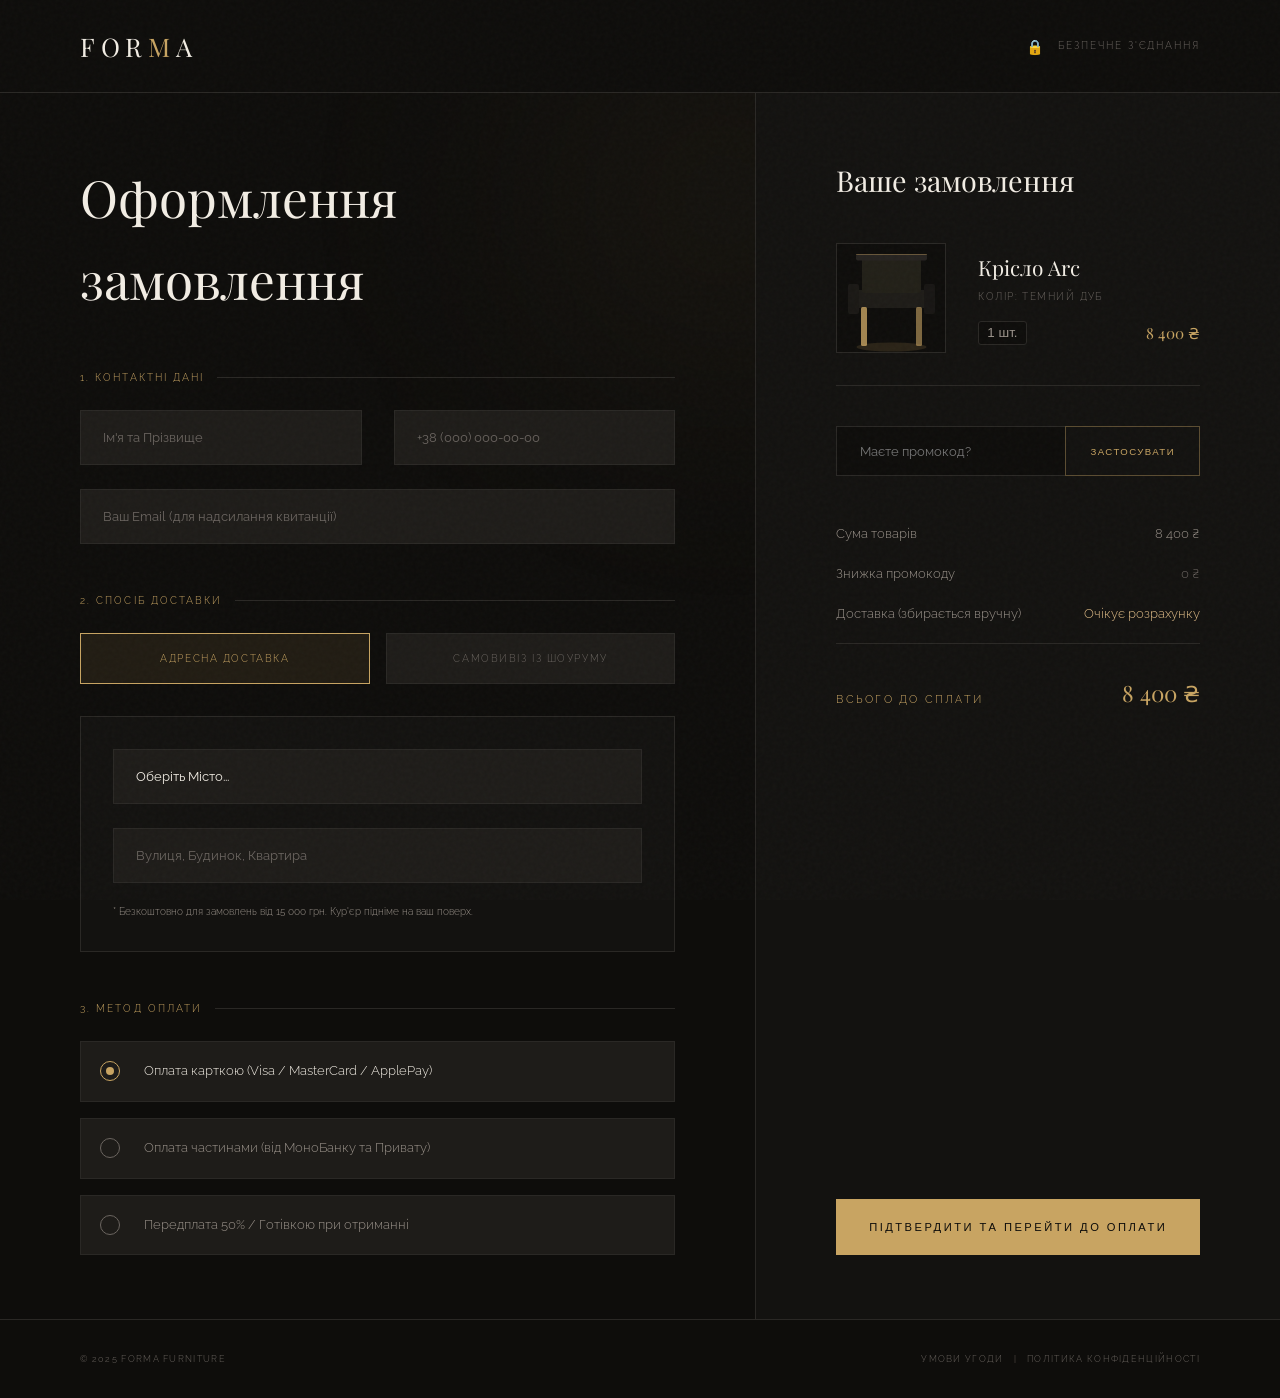
<file: koshuk.html>
<!DOCTYPE html>
<html lang="uk">
<head>
<meta charset="UTF-8">
<meta name="viewport" content="width=device-width, initial-scale=1.0">
<title>FORMA — Оформлення замовлення</title>
<link href="https://fonts.googleapis.com/css2?family=Playfair+Display:ital,wght@0,300;0,400;0,700;1,300;1,400&family=Raleway:wght@200;300;400;500&display=swap" rel="stylesheet">
<link rel="stylesheet" href="style2.css">

</head>
<body>
 
<div class="ambient ambient-1"></div>
 
<nav>
  <a href="index.html" class="logo">FOR<span>M</span>A</a>
  <div class="secure-badge">Безпечне з'єднання</div>
</nav>
 
<main class="checkout-wrap">
  
  <!-- ФОРМА (ЛІВОРУЧ) -->
  <div class="checkout-form-panel">
    <h1 class="page-title">Оформлення замовлення</h1>
    
    <form action="#" id="checkoutForm">
        
        <!-- Контакти -->
        <div class="form-group">
            <div class="group-title">1. Контактні дані</div>
            <div class="input-row">
                <!-- ВИПРАВЛЕННЯ: required → required="required" -->
                <input type="text" class="f-input" placeholder="Ім'я та Прізвище" required="required">
                <input type="tel" class="f-input" placeholder="+38 (000) 000-00-00" required="required">
            </div>
            <div class="input-row full">
                <input type="email" class="f-input" placeholder="Ваш Email (для надсилання квитанції)">
            </div>
        </div>
 
        <!-- Доставка -->
        <div class="form-group css-tabs-container">
            <div class="group-title">2. Спосіб доставки</div>
            
            <!-- ВИПРАВЛЕННЯ: checked → checked="checked" -->
            <input type="radio" id="del-method-1" name="delivery_type" class="css-tab-radios" checked="checked">
            <input type="radio" id="del-method-2" name="delivery_type" class="css-tab-radios">
 
            <div class="tab-labels">
                <label for="del-method-1" class="t-label">Адресна Доставка</label>
                <label for="del-method-2" class="t-label">Самовивіз із шоуруму</label>
            </div>
 
            <div class="tab-content" id="content-1">
                <div class="input-row full" style="margin-bottom: 1.5rem;">
                    <!-- ВИПРАВЛЕННЯ: required="required", disabled="disabled", selected="selected" -->
                    <select class="f-input" style="appearance: none; cursor: pointer;" required="required">
                        <option value="" disabled="disabled" selected="selected">Оберіть Місто...</option>
                        <option value="kyiv">Київ</option>
                        <option value="lviv">Львів</option>
                        <option value="dnipro">Дніпро</option>
                        <option value="odesa">Одеса</option>
                    </select>
                </div>
                <div class="input-row full" style="margin-bottom:0">
                    <input type="text" class="f-input" placeholder="Вулиця, Будинок, Квартира" required="required">
                </div>
                <p style="margin-top:1.2rem; font-size:.65rem; color:var(--mid)">
                    * Безкоштовно для замовлень від 15 000 грн. Кур'єр підніме на ваш поверх.
                </p>
            </div>
 
            <div class="tab-content" id="content-2">
                <p style="font-size: .8rem; color: var(--cream); line-height: 1.8;">
                    <strong>Адреса нашого концепт-стору:</strong><br>
                    м. Київ, вул. Дизайнерська 14-Б.<br><br>
                    <span style="color:var(--muted)">Години роботи: Пн-Нд з 11:00 до 20:00. <br>Ваше замовлення чекатиме вас відразу після сповіщення про готовність.</span>
                </p>
            </div>
        </div>
 
        <!-- Оплата -->
        <div class="form-group" style="margin-bottom: 0;">
            <div class="group-title">3. Метод Оплати</div>
            <div class="radio-list">
                <label class="custom-radio">
                    <!-- ВИПРАВЛЕННЯ: checked → checked="checked" -->
                    <input type="radio" name="payment_method" value="card" checked="checked">
                    <span class="radio-mark"></span>
                    <span class="radio-text">Оплата карткою (Visa / MasterCard / ApplePay)</span>
                </label>
                <label class="custom-radio">
                    <input type="radio" name="payment_method" value="parts">
                    <span class="radio-mark"></span>
                    <span class="radio-text">Оплата частинами (від МоноБанку та Привату)</span>
                </label>
                <label class="custom-radio">
                    <input type="radio" name="payment_method" value="cash">
                    <span class="radio-mark"></span>
                    <span class="radio-text">Передплата 50% / Готівкою при отриманні</span>
                </label>
            </div>
        </div>
    </form>
  </div>
 
  <!-- SUMMARY КОШИКА (ПРАВОРУЧ) -->
  <div class="checkout-summary-panel">
    <h2 class="summary-title">Ваше замовлення</h2>
    
    <div class="cart-item">
        <div class="ci-visual">
            <!-- ВИПРАВЛЕННЯ: viewBox → viewbox -->
            <svg width="105" height="110" viewbox="0 0 210 220" fill="none">
                <ellipse cx="105" cy="208" rx="70" ry="9" fill="#C8A462" opacity="0.15"/>
                <rect x="34" y="94" width="142" height="36" rx="6" fill="#1E1C18"/>
                <rect x="46" y="28" width="118" height="72" rx="6" fill="#222018"/>
                <rect x="34" y="22" width="142" height="13" rx="4" fill="#262320"/>
                <rect x="34" y="22" width="142" height="2" rx="1" fill="#C8A462" opacity="0.4"/>
                <rect x="18" y="82" width="22" height="60" rx="4" fill="#1A1815"/>
                <rect x="170" y="82" width="22" height="60" rx="4" fill="#181614"/>
                <rect x="44" y="128" width="12" height="78" rx="3" fill="#C8A462" opacity="0.8"/>
                <rect x="154" y="128" width="12" height="78" rx="3" fill="#C8A462" opacity="0.6"/>
            </svg>
        </div>
        <div class="ci-details">
            <div class="ci-name">Крісло Arc</div>
            <div class="ci-variant">Колір: Темний Дуб</div>
            <div class="ci-bottom">
                <select style="background:var(--bg); color:var(--mid); border:1px solid var(--border); padding:.2rem .5rem; outline:none; border-radius:3px; appearance:none;">
                    <option>1 шт.</option>
                    <option>2 шт.</option>
                    <option>3 шт.</option>
                </select>
                <div class="ci-price">8 400 ₴</div>
            </div>
        </div>
    </div>
 
    <div class="promo-box">
        <input type="text" class="promo-input" placeholder="Маєте промокод?">
        <button type="button" class="btn-promo">Застосувати</button>
    </div>
 
    <div>
        <div class="total-line">
            <span>Сума товарів</span>
            <span>8 400 ₴</span>
        </div>
        <div class="total-line">
            <span>Знижка промокоду</span>
            <span style="color:var(--muted)">0 ₴</span>
        </div>
        <div class="total-line">
            <span>Доставка (збирається вручну)</span>
            <span style="color:var(--gold2)">Очікує розрахунку</span>
        </div>
        <div class="total-line final">
            <span>Всього до сплати</span>
            <span>8 400 ₴</span>
        </div>
    </div>
 
    <button class="btn-submit" type="submit" form="checkoutForm">
        <span>Підтвердити та перейти до оплати</span>
    </button>
  </div>
 
</main>
 
<footer>
    <span>© 2025 FORMA Furniture</span>
    <span><a href="#">Умови угоди</a> &nbsp; | &nbsp; <a href="#">Політика конфіденційності</a></span>
</footer>
 
</body>
</html>
</file>
<file: style.css>
*, *::before, *::after { box-sizing: border-box; margin: 0; padding: 0; }

:root {
  --bg:      #0E0D0B;
  --bg2:     #131210;
  --bg3:     #181614;
  --surface: #1E1C19;
  --border:  #2A2825;
  --gold:    #C8A462;
  --gold2:   #E2BE88;
  --cream:   #F2EDE4;
  --muted:   #6B6560;
  --mid:     #9A928A;
  --serif:   'Playfair Display', Georgia, serif;
  --sans:    'Raleway', sans-serif;

  --cur: url("data:image/svg+xml,%3Csvg xmlns='http://www.w3.org/2000/svg' width='36' height='36' viewBox='0 0 36 36'%3E%3Ccircle cx='18' cy='18' r='15' fill='none' stroke='%23C8A462' stroke-width='1'/%3E%3Ccircle cx='18' cy='18' r='3' fill='%23C8A462'/%3E%3C/svg%3E") 18 18, auto;

  --cur-ptr: url("data:image/svg+xml,%3Csvg xmlns='http://www.w3.org/2000/svg' width='44' height='44' viewBox='0 0 44 44'%3E%3Ccircle cx='22' cy='22' r='20' fill='none' stroke='%23C8A462' stroke-width='1.5'/%3E%3Ccircle cx='22' cy='22' r='4' fill='%23C8A462'/%3E%3Cline x1='22' y1='2' x2='22' y2='10' stroke='%23C8A462' stroke-width='1.2'/%3E%3Cline x1='22' y1='34' x2='22' y2='42' stroke='%23C8A462' stroke-width='1.2'/%3E%3Cline x1='2' y1='22' x2='10' y2='22' stroke='%23C8A462' stroke-width='1.2'/%3E%3Cline x1='34' y1='22' x2='42' y2='22' stroke='%23C8A462' stroke-width='1.2'/%3E%3C/svg%3E") 22 22, pointer;
}

html { scroll-behavior: smooth; }

body {
  background: var(--bg);
  color: var(--cream);
  font-family: var(--sans);
  font-weight: 300;
  line-height: 1.6;
  overflow-x: hidden;
  cursor: var(--cur);
}

a, button, .product-card, .cat-card, .nav-cta, .showcase-item {
  cursor: var(--cur-ptr);
}

/* ─── GRAIN ─── */
body::before {
  content: '';
  position: fixed;
  inset: 0;
  z-index: 1000;
  pointer-events: none;
  opacity: 0.028;
  background-image: url("data:image/svg+xml,%3Csvg viewBox='0 0 256 256' xmlns='http://www.w3.org/2000/svg'%3E%3Cfilter id='n'%3E%3CfeTurbulence type='fractalNoise' baseFrequency='0.9' numOctaves='4' stitchTiles='stitch'/%3E%3C/filter%3E%3Crect width='100%25' height='100%25' filter='url(%23n)'/%3E%3C/svg%3E");
  background-repeat: repeat;
  background-size: 180px;
}

/* ─── AMBIENT ─── */
.ambient { position: fixed; border-radius: 50%; filter: blur(120px); pointer-events: none; z-index: 0; }
.ambient-1 { width:600px; height:600px; background:radial-gradient(circle,rgba(200,164,98,.07) 0%,transparent 70%); top:-200px; right:-200px; animation:drift1 18s ease-in-out infinite; }
.ambient-2 { width:500px; height:500px; background:radial-gradient(circle,rgba(200,164,98,.05) 0%,transparent 70%); bottom:30%; left:-150px; animation:drift2 22s ease-in-out infinite; }
@keyframes drift1 { 0%,100%{transform:translate(0,0) scale(1)} 33%{transform:translate(-60px,80px) scale(1.1)} 66%{transform:translate(40px,-40px) scale(.95)} }
@keyframes drift2 { 0%,100%{transform:translate(0,0) scale(1)} 50%{transform:translate(80px,-60px) scale(1.15)} }

/* ─── NAV ─── */
nav {
  position: fixed; top:0; left:0; right:0; z-index:500;
  display:flex; align-items:center; justify-content:space-between;
  padding:1.6rem 5rem;
  background:rgba(14,13,11,.85); backdrop-filter:blur(20px);
  border-bottom:1px solid var(--border);
  animation:navSlide .8s ease both;
}
@keyframes navSlide { from{transform:translateY(-100%);opacity:0} to{transform:translateY(0);opacity:1} }

.logo { font-family:var(--serif); font-size:1.6rem; font-weight:300; letter-spacing:.22em; color:var(--cream); text-decoration:none; position:relative; }
.logo::after { content:''; position:absolute; bottom:-4px; left:0; width:100%; height:1px; background:linear-gradient(90deg,var(--gold),transparent); transform:scaleX(0); transform-origin:left; transition:transform .5s; }
.logo:hover::after { transform:scaleX(1); }
.logo span { color:var(--gold); }

.nav-links { display:flex; gap:3rem; list-style:none; }
.nav-links a { font-size:.62rem; letter-spacing:.25em; text-transform:uppercase; color:var(--muted); text-decoration:none; position:relative; transition:color .4s; }
.nav-links a::before { content:attr(data-text); position:absolute; top:0; left:0; color:var(--gold); width:0; overflow:hidden; white-space:nowrap; transition:width .4s; }
.nav-links a:hover { color:transparent; }
.nav-links a:hover::before { width:100%; }

.nav-cta { font-size:.6rem; letter-spacing:.22em; text-transform:uppercase; color:var(--gold); border:1px solid rgba(200,164,98,.4); padding:.6rem 1.5rem; text-decoration:none; position:relative; overflow:hidden; transition:color .4s,box-shadow .4s; }
.nav-cta::before { content:''; position:absolute; inset:0; background:var(--gold); transform:translateX(-101%); transition:transform .4s cubic-bezier(.4,0,.2,1); }
.nav-cta:hover { color:var(--bg); box-shadow:0 0 20px rgba(200,164,98,.25); }
.nav-cta:hover::before { transform:translateX(0); }
.nav-cta span { position:relative; z-index:1; }

/* ─── HERO ─── */
.hero { min-height:100vh; display:grid; grid-template-columns:1fr 1fr; padding-top:5.5rem; position:relative; overflow:hidden; }
.hero::before { content:''; position:absolute; inset:0; background:linear-gradient(rgba(200,164,98,.03) 1px,transparent 1px),linear-gradient(90deg,rgba(200,164,98,.03) 1px,transparent 1px); background-size:80px 80px; animation:gridShift 30s linear infinite; }
@keyframes gridShift { from{background-position:0 0} to{background-position:80px 80px} }

.hero-text { display:flex; flex-direction:column; justify-content:center; padding:6rem 4rem 6rem 5rem; position:relative; z-index:2; animation:fadeUp 1.2s cubic-bezier(.22,1,.36,1) both .3s; }
.hero-eyebrow { display:flex; align-items:center; gap:1rem; margin-bottom:2rem; animation:fadeUp 1s ease both .5s; }
.eyebrow-line { width:36px; height:1px; background:var(--gold); }
.eyebrow-text { font-size:.6rem; letter-spacing:.32em; text-transform:uppercase; color:var(--gold); }

.hero-title { font-family:var(--serif); font-size:clamp(3.2rem,5.5vw,5.2rem); font-weight:300; line-height:1.05; margin-bottom:2rem; overflow:hidden; }
.title-line { display:block; animation:titleReveal 1s cubic-bezier(.22,1,.36,1) both; }
.title-line:nth-child(1){animation-delay:.6s} .title-line:nth-child(2){animation-delay:.75s} .title-line:nth-child(3){animation-delay:.9s}
@keyframes titleReveal { from{transform:translateY(110%)} to{transform:translateY(0)} }
.title-line em { font-style:italic; color:var(--gold); font-weight:300; }

.hero-desc { font-size:.82rem; color:var(--mid); max-width:26rem; margin-bottom:3rem; line-height:1.9; animation:fadeUp 1s ease both 1.1s; }
.hero-actions { display:flex; gap:1.4rem; align-items:center; animation:fadeUp 1s ease both 1.25s; }

.btn-primary { display:inline-block; font-size:.62rem; letter-spacing:.22em; text-transform:uppercase; color:var(--bg); background:var(--gold); padding:1.1rem 2.4rem; text-decoration:none; position:relative; overflow:hidden; transition:color .4s; }
.btn-primary::before { content:''; position:absolute; inset:0; background:var(--gold2); transform:translateX(-101%); transition:transform .4s cubic-bezier(.4,0,.2,1); }
.btn-primary:hover::before { transform:translateX(0); }
.btn-primary span { position:relative; z-index:1; }

.btn-ghost { font-size:.62rem; letter-spacing:.22em; text-transform:uppercase; color:var(--muted); text-decoration:none; display:flex; align-items:center; gap:.6rem; transition:color .3s; }
.btn-ghost-arrow { width:28px; height:1px; background:var(--muted); position:relative; transition:width .4s,background .3s; }
.btn-ghost-arrow::after { content:''; position:absolute; right:0; top:50%; transform:translateY(-50%) rotate(45deg); width:6px; height:6px; border-right:1px solid var(--muted); border-top:1px solid var(--muted); transition:border-color .3s; }
.btn-ghost:hover { color:var(--gold); }
.btn-ghost:hover .btn-ghost-arrow { width:44px; background:var(--gold); }
.btn-ghost:hover .btn-ghost-arrow::after { border-color:var(--gold); }

.hero-visual { position:relative; display:flex; align-items:center; justify-content:center; overflow:hidden; background:var(--bg2); border-left:1px solid var(--border); animation:fadeIn 1.4s ease both .2s; }
@keyframes fadeIn { from{opacity:0} to{opacity:1} }
.hero-visual-bg { position:absolute; inset:0; background:radial-gradient(ellipse at center,rgba(200,164,98,.08) 0%,transparent 65%); animation:bgPulse 6s ease-in-out infinite; }
@keyframes bgPulse { 0%,100%{opacity:.6;transform:scale(1)} 50%{opacity:1;transform:scale(1.08)} }
.hero-sofa-wrap { position:relative; z-index:2; animation:float 6s ease-in-out infinite; }
@keyframes float { 0%,100%{transform:translateY(0)} 50%{transform:translateY(-12px)} }
.hero-caption { position:absolute; bottom:2.5rem; left:0; right:0; text-align:center; font-size:.58rem; letter-spacing:.3em; text-transform:uppercase; color:var(--muted); z-index:2; }

.hero-badge { position:absolute; top:2.5rem; right:2.5rem; width:84px; height:84px; z-index:3; }
.badge-ring { width:100%; height:100%; border-radius:50%; border:1px solid rgba(200,164,98,.35); animation:spin 20s linear infinite; }
@keyframes spin { from{transform:rotate(0deg)} to{transform:rotate(360deg)} }
.badge-dot { position:absolute; top:50%; left:50%; transform:translate(-50%,-50%); width:8px; height:8px; background:var(--gold); border-radius:50%; animation:pulseDot 2s ease-in-out infinite; }
@keyframes pulseDot { 0%,100%{box-shadow:0 0 0 0 rgba(200,164,98,.4)} 50%{box-shadow:0 0 0 8px rgba(200,164,98,0)} }

/* ─── TICKER ─── */
.ticker-wrap { overflow:hidden; border-top:1px solid var(--border); border-bottom:1px solid var(--border); padding:1rem 0; background:var(--surface); position:relative; z-index:2; }
.ticker-track { display:flex; animation:ticker 28s linear infinite; width:max-content; }
.ticker-track:hover { animation-play-state:paused; }
@keyframes ticker { from{transform:translateX(0)} to{transform:translateX(-50%)} }
.ticker-item { font-size:.58rem; letter-spacing:.28em; text-transform:uppercase; color:var(--muted); padding:0 3rem; display:flex; align-items:center; gap:3rem; white-space:nowrap; transition:color .3s; }
.ticker-item:hover { color:var(--gold); }
.ticker-sep { display:inline-block; width:4px; height:4px; background:var(--gold); border-radius:50%; opacity:.5; }

/* ─── STATS ─── */
.stats { display:grid; grid-template-columns:repeat(4,1fr); border-bottom:1px solid var(--border); position:relative; z-index:2; }
.stat { padding:3.5rem 3rem; border-right:1px solid var(--border); position:relative; overflow:hidden; transition:background .4s; }
.stat::before { content:''; position:absolute; bottom:0; left:0; width:0; height:2px; background:linear-gradient(90deg,var(--gold),transparent); transition:width .6s; }
.stat:hover { background:rgba(200,164,98,.03); }
.stat:hover::before { width:100%; }
.stat:last-child { border-right:none; }
.stat-num { font-family:var(--serif); font-size:3.2rem; font-weight:300; color:var(--cream); line-height:1; margin-bottom:.5rem; transition:color .3s; }
.stat:hover .stat-num { color:var(--gold); }
.stat-label { font-size:.6rem; letter-spacing:.18em; text-transform:uppercase; color:var(--muted); }

/* ─── SECTION HEADER ─── */
.section-header { display:flex; align-items:flex-end; justify-content:space-between; padding:5.5rem 5rem 3rem; }
.section-label { font-size:.58rem; letter-spacing:.32em; text-transform:uppercase; color:var(--gold); margin-bottom:1rem; display:flex; align-items:center; gap:.8rem; }
.section-label::before { content:''; display:inline-block; width:24px; height:1px; background:var(--gold); }
.section-title { font-family:var(--serif); font-size:clamp(2rem,3.5vw,3rem); font-weight:300; line-height:1.12; color:var(--cream); }
.section-link { font-size:.6rem; letter-spacing:.2em; text-transform:uppercase; color:var(--muted); text-decoration:none; display:flex; align-items:center; gap:.8rem; transition:color .3s; padding-bottom:.2rem; border-bottom:1px solid var(--border); }
.section-link:hover { color:var(--gold); border-color:var(--gold); }

/* ─── PRODUCTS ─── */
.products-grid { display:grid; grid-template-columns:repeat(3,1fr); gap:1px; margin:0 5rem 6rem; background:var(--border); }
.product-card { background:var(--bg2); position:relative; overflow:hidden; transition:background .4s; }
.product-card::after { content:''; position:absolute; inset:0; border:1px solid transparent; transition:border-color .4s; pointer-events:none; z-index:5; }
.product-card:hover { background:var(--bg3); }
.product-card:hover::after { border-color:rgba(200,164,98,.25); }

.product-img-wrap { height:290px; display:flex; align-items:center; justify-content:center; padding:2.5rem; position:relative; overflow:hidden; }
.product-img-wrap::before { content:''; position:absolute; width:200px; height:200px; background:radial-gradient(circle,rgba(200,164,98,.12) 0%,transparent 70%); border-radius:50%; top:50%; left:50%; transform:translate(-50%,-50%) scale(0); transition:transform .6s cubic-bezier(.22,1,.36,1); }
.product-card:hover .product-img-wrap::before { transform:translate(-50%,-50%) scale(2.5); }
.product-img-wrap svg { transition:transform .6s cubic-bezier(.22,1,.36,1),filter .4s; position:relative; z-index:2; filter:drop-shadow(0 20px 30px rgba(0,0,0,.5)); }
.product-card:hover .product-img-wrap svg { transform:translateY(-8px) scale(1.04); filter:drop-shadow(0 30px 40px rgba(0,0,0,.7)) drop-shadow(0 0 20px rgba(200,164,98,.15)); }

.product-overlay { position:absolute; bottom:0; left:0; right:0; padding:1.2rem; background:linear-gradient(to top,rgba(14,13,11,.95) 0%,transparent 100%); transform:translateY(100%); transition:transform .5s cubic-bezier(.22,1,.36,1); z-index:4; display:flex; gap:.7rem; }
.product-card:hover .product-overlay { transform:translateY(0); }
.overlay-btn { flex:1; font-size:.58rem; letter-spacing:.2em; text-transform:uppercase; color:var(--bg); background:var(--gold); padding:.8rem 1rem; text-align:center; text-decoration:none; display:block; transition:background .3s; }
.overlay-btn:hover { background:var(--gold2); }
.overlay-btn-ghost { font-size:.58rem; letter-spacing:.2em; text-transform:uppercase; color:var(--gold); background:transparent; border:1px solid rgba(200,164,98,.4); padding:.8rem 1rem; text-align:center; text-decoration:none; display:block; transition:background .3s; }
.overlay-btn-ghost:hover { background:rgba(200,164,98,.1); }

.product-info { padding:1.4rem 1.6rem 1.8rem; display:flex; justify-content:space-between; align-items:flex-end; border-top:1px solid var(--border); position:relative; }
.product-info::before { content:''; position:absolute; top:-1px; left:0; height:1px; width:0; background:var(--gold); transition:width .5s; }
.product-card:hover .product-info::before { width:100%; }
.product-name { font-family:var(--serif); font-size:1.15rem; font-weight:300; margin-bottom:.3rem; color:var(--cream); transition:color .3s; }
.product-card:hover .product-name { color:var(--gold2); }
.product-category { font-size:.58rem; letter-spacing:.15em; text-transform:uppercase; color:var(--muted); }
.product-price { font-family:var(--serif); font-size:1.15rem; font-weight:300; color:var(--gold); }
.product-tag { position:absolute; top:1.2rem; left:1.2rem; font-size:.52rem; letter-spacing:.2em; text-transform:uppercase; color:var(--bg); background:var(--gold); padding:.3rem .7rem; z-index:3; }

/* ─── FEATURE ─── */
.feature-section { display:grid; grid-template-columns:1fr 1fr; min-height:75vh; border-top:1px solid var(--border); }
.feature-visual { background:var(--surface); display:flex; align-items:center; justify-content:center; position:relative; overflow:hidden; padding:5rem; }
.feature-visual::before,.feature-visual::after { content:''; position:absolute; border-radius:50%; border:1px solid rgba(200,164,98,.1); top:50%; left:50%; }
.feature-visual::before { width:380px; height:380px; transform:translate(-50%,-50%); animation:circlePulse 4s ease-in-out infinite; }
.feature-visual::after { width:560px; height:560px; transform:translate(-50%,-50%); animation:circlePulse 4s ease-in-out infinite 1s; }
@keyframes circlePulse { 0%,100%{opacity:.4;transform:translate(-50%,-50%) scale(1)} 50%{opacity:.9;transform:translate(-50%,-50%) scale(1.04)} }
.feature-chair-wrap { position:relative; z-index:2; animation:float 7s ease-in-out infinite; }
.feature-rings { position:absolute; border-radius:50%; border:1px solid rgba(200,164,98,.15); top:50%; left:50%; transform:translate(-50%,-50%); animation:ringExpand 3s ease-out infinite; }
@keyframes ringExpand { 0%{width:160px;height:160px;opacity:.8} 100%{width:360px;height:360px;opacity:0} }
.feature-content { display:flex; flex-direction:column; justify-content:center; padding:6rem 5rem; }
.feature-number { font-family:var(--serif); font-size:8rem; font-weight:300; line-height:.85; color:rgba(200,164,98,.08); margin-bottom:1.2rem; }
.feature-title { font-family:var(--serif); font-size:2.4rem; font-weight:300; margin-bottom:1.4rem; line-height:1.15; color:var(--cream); }
.feature-desc { font-size:.8rem; color:var(--mid); line-height:1.95; max-width:24rem; margin-bottom:3rem; }
.feature-bullets { list-style:none; margin-bottom:3rem; }
.feature-bullets li { font-size:.72rem; color:var(--mid); padding:.7rem 0; border-bottom:1px solid var(--border); display:flex; align-items:center; gap:1rem; transition:color .3s,padding-left .3s; }
.feature-bullets li:first-child { border-top:1px solid var(--border); }
.feature-bullets li::before { content:''; display:inline-block; width:18px; height:1px; background:var(--gold); flex-shrink:0; transition:width .4s; }
.feature-bullets li:hover { color:var(--cream); padding-left:.4rem; }
.feature-bullets li:hover::before { width:28px; }

/* ─── CATEGORIES ─── */
.categories { padding:5.5rem 5rem 6rem; border-top:1px solid var(--border); }
.cat-grid { display:grid; grid-template-columns:2fr 1fr 1fr; grid-template-rows:1fr 1fr; gap:1px; background:var(--border); margin-top:3.5rem; height:500px; }
.cat-card { background:var(--bg2); display:flex; align-items:flex-end; padding:2rem; position:relative; overflow:hidden; transition:background .5s; }
.cat-card:first-child { grid-row:1/3; }
.cat-card::before { content:''; position:absolute; inset:0; background:linear-gradient(to top,rgba(14,13,11,.7) 0%,transparent 60%); z-index:1; transition:opacity .4s; opacity:.6; }
.cat-card:hover { background:var(--bg3); }
.cat-card:hover::before { opacity:.85; }
.cat-card::after { content:''; position:absolute; bottom:0; right:0; width:0; height:0; border-style:solid; border-width:0 0 40px 40px; border-color:transparent transparent rgba(200,164,98,.15) transparent; transition:border-width .4s; }
.cat-card:hover::after { border-width:0 0 60px 60px; }
.cat-svg-wrap { position:absolute; top:50%; left:50%; transform:translate(-50%,-55%); z-index:0; transition:transform .6s cubic-bezier(.22,1,.36,1),opacity .4s; opacity:.35; }
.cat-card:hover .cat-svg-wrap { transform:translate(-50%,-60%) scale(1.06); opacity:.5; }
.cat-label-wrap { position:relative; z-index:2; }
.cat-name { font-family:var(--serif); font-size:1.5rem; font-weight:300; display:block; margin-bottom:.3rem; color:var(--cream); transition:color .3s,transform .4s; }
.cat-card:hover .cat-name { color:var(--gold2); transform:translateX(4px); }
.cat-count { font-size:.58rem; letter-spacing:.2em; text-transform:uppercase; color:var(--muted); transition:color .3s; }
.cat-card:hover .cat-count { color:var(--gold); }

/* ─── PROCESS ─── */
.process { border-top:1px solid var(--border); padding:5.5rem 5rem 6rem; background:var(--surface); }
.process-steps { display:grid; grid-template-columns:repeat(4,1fr); margin-top:4rem; }
.process-step { padding:2.5rem 2.5rem 2.5rem 0; border-right:1px solid var(--border); }
.process-step:last-child { border-right:none; padding-right:0; }
.process-step:not(:first-child) { padding-left:2.5rem; }
.step-indicator { width:36px; height:36px; border-radius:50%; border:1px solid var(--border); display:flex; align-items:center; justify-content:center; margin-bottom:1.8rem; position:relative; transition:border-color .4s,background .4s; }
.step-indicator::before { content:''; position:absolute; inset:-1px; border-radius:50%; border:1px solid var(--gold); transform:scale(0); transition:transform .4s cubic-bezier(.22,1,.36,1); }
.process-step:hover .step-indicator { background:rgba(200,164,98,.08); border-color:var(--gold); }
.process-step:hover .step-indicator::before { transform:scale(1.25); }
.step-num-small { font-size:.58rem; letter-spacing:.1em; color:var(--gold); font-family:var(--serif); }
.step-title { font-size:.72rem; letter-spacing:.14em; text-transform:uppercase; font-weight:500; margin-bottom:.9rem; color:var(--cream); transition:color .3s; }
.process-step:hover .step-title { color:var(--gold2); }
.step-desc { font-size:.78rem; color:var(--muted); line-height:1.85; }

/* ─── SHOWCASE ─── */
.showcase { border-top:1px solid var(--border); padding:5.5rem 0 0; overflow:hidden; }
.showcase-header { padding:0 5rem 3.5rem; }
.showcase-track { display:flex; gap:1px; background:var(--border); animation:showcaseScroll 35s linear infinite; width:max-content; }
.showcase-track:hover { animation-play-state:paused; }
@keyframes showcaseScroll { from{transform:translateX(0)} to{transform:translateX(-50%)} }
.showcase-item { width:280px; height:260px; flex-shrink:0; background:var(--bg2); display:flex; align-items:center; justify-content:center; position:relative; overflow:hidden; transition:background .4s; }
.showcase-item:hover { background:var(--surface); }
.showcase-item svg { transition:transform .5s,filter .4s; filter:drop-shadow(0 10px 20px rgba(0,0,0,.5)); }
.showcase-item:hover svg { transform:scale(1.08) translateY(-6px); filter:drop-shadow(0 20px 30px rgba(0,0,0,.7)) drop-shadow(0 0 16px rgba(200,164,98,.12)); }
.showcase-item-label { position:absolute; bottom:0; left:0; right:0; padding:1rem 1.2rem; background:linear-gradient(to top,rgba(14,13,11,.9),transparent); transform:translateY(100%); transition:transform .4s; display:flex; justify-content:space-between; align-items:flex-end; }
.showcase-item:hover .showcase-item-label { transform:translateY(0); }
.showcase-item-name { font-family:var(--serif); font-size:.9rem; color:var(--cream); }
.showcase-item-price { font-size:.7rem; color:var(--gold); letter-spacing:.1em; }

/* ─── NEWSLETTER ─── */
.newsletter { border-top:1px solid var(--border); padding:6rem 5rem; display:grid; grid-template-columns:1fr 1fr; gap:5rem; align-items:center; position:relative; overflow:hidden; }
.newsletter::before { content:''; position:absolute; right:-200px; top:-200px; width:500px; height:500px; background:radial-gradient(circle,rgba(200,164,98,.05) 0%,transparent 70%); border-radius:50%; animation:drift1 15s ease-in-out infinite; }
.newsletter-title { font-family:var(--serif); font-size:2.8rem; font-weight:300; line-height:1.1; color:var(--cream); margin-top:1rem; }
.newsletter-subtitle { font-size:.78rem; color:var(--mid); margin-top:1.2rem; line-height:1.8; max-width:28rem; }
.newsletter-form { display:flex; flex-direction:column; gap:1rem; }
.newsletter-input { width:100%; background:var(--surface); border:1px solid var(--border); border-bottom:1px solid rgba(200,164,98,.3); padding:1.1rem 1.4rem; color:var(--cream); font-family:var(--sans); font-size:.8rem; font-weight:300; outline:none; transition:border-color .4s,background .4s; }
.newsletter-input::placeholder { color:var(--muted); }
.newsletter-input:focus { border-color:var(--gold); background:rgba(200,164,98,.04); }
.newsletter-submit { background:transparent; border:1px solid rgba(200,164,98,.4); color:var(--gold); padding:1.1rem; font-family:var(--sans); font-size:.6rem; letter-spacing:.25em; text-transform:uppercase; cursor:var(--cur-ptr); position:relative; overflow:hidden; transition:color .4s; }
.newsletter-submit::before { content:''; position:absolute; inset:0; background:var(--gold); transform:translateY(101%); transition:transform .4s cubic-bezier(.4,0,.2,1); }
.newsletter-submit:hover { color:var(--bg); }
.newsletter-submit:hover::before { transform:translateY(0); }
.newsletter-submit span { position:relative; z-index:1; }
.newsletter-note { font-size:.58rem; color:var(--muted); letter-spacing:.1em; }

/* ─── FOOTER ─── */
footer { border-top:1px solid var(--border); background:var(--bg); padding:2.5rem 5rem; display:flex; justify-content:space-between; align-items:center; }
.footer-logo { font-family:var(--serif); font-size:1.2rem; color:rgba(242,237,228,.5); font-weight:300; letter-spacing:.2em; text-decoration:none; transition:color .3s; }
.footer-logo:hover { color:var(--gold); }
.footer-links { display:flex; gap:2.5rem; list-style:none; }
.footer-links a { font-size:.58rem; letter-spacing:.18em; text-transform:uppercase; color:var(--muted); text-decoration:none; transition:color .3s; }
.footer-links a:hover { color:var(--gold); }
.footer-copy { font-size:.58rem; color:var(--muted); letter-spacing:.1em; }

@keyframes fadeUp { from{opacity:0;transform:translateY(24px)} to{opacity:1;transform:translateY(0)} }
.fade-up { animation:fadeUp .8s ease both; }
.delay-1{animation-delay:.1s} .delay-2{animation-delay:.2s} .delay-3{animation-delay:.3s} .delay-4{animation-delay:.4s}
</file>
<file: style1.css>
/* --- ГЛОБАЛЬНІ ЗМІННІ З ГОЛОВНОЇ СТОРІНКИ --- */
*, *::before, *::after { box-sizing: border-box; margin: 0; padding: 0; }
:root {
  --bg:      #0E0D0B;
  --bg2:     #131210;
  --bg3:     #181614;
  --surface: #1E1C19;
  --border:  #2A2825;
  --gold:    #C8A462;
  --gold2:   #E2BE88;
  --cream:   #F2EDE4;
  --muted:   #6B6560;
  --mid:     #9A928A;
  --serif:   'Playfair Display', Georgia, serif;
  --sans:    'Raleway', sans-serif;
  --cur: url("data:image/svg+xml,%3Csvg xmlns='http://www.w3.org/2000/svg' width='36' height='36' viewBox='0 0 36 36'%3E%3Ccircle cx='18' cy='18' r='15' fill='none' stroke='%23C8A462' stroke-width='1'/%3E%3Ccircle cx='18' cy='18' r='3' fill='%23C8A462'/%3E%3C/svg%3E") 18 18, auto;
  --cur-ptr: url("data:image/svg+xml,%3Csvg xmlns='http://www.w3.org/2000/svg' width='44' height='44' viewBox='0 0 44 44'%3E%3Ccircle cx='22' cy='22' r='20' fill='none' stroke='%23C8A462' stroke-width='1.5'/%3E%3Ccircle cx='22' cy='22' r='4' fill='%23C8A462'/%3E%3Cline x1='22' y1='2' x2='22' y2='10' stroke='%23C8A462' stroke-width='1.2'/%3E%3Cline x1='22' y1='34' x2='22' y2='42' stroke='%23C8A462' stroke-width='1.2'/%3E%3Cline x1='2' y1='22' x2='10' y2='22' stroke='%23C8A462' stroke-width='1.2'/%3E%3Cline x1='34' y1='22' x2='42' y2='22' stroke='%23C8A462' stroke-width='1.2'/%3E%3C/svg%3E") 22 22, pointer;
}
html { scroll-behavior: smooth; }
body { background: var(--bg); color: var(--cream); font-family: var(--sans); font-weight: 300; line-height: 1.6; overflow-x: hidden; cursor: var(--cur); }
a, button, label { cursor: var(--cur-ptr); }

/* --- ФОН --- */
body::before { content: ''; position: fixed; inset: 0; z-index: 1000; pointer-events: none; opacity: 0.028; background-image: url("data:image/svg+xml,%3Csvg viewBox='0 0 256 256' xmlns='http://www.w3.org/2000/svg'%3E%3Cfilter id='n'%3E%3CfeTurbulence type='fractalNoise' baseFrequency='0.9' numOctaves='4' stitchTiles='stitch'/%3E%3C/filter%3E%3Crect width='100%25' height='100%25' filter='url(%23n)'/%3E%3C/svg%3E"); background-repeat: repeat; background-size: 180px; }
.ambient { position: fixed; border-radius: 50%; filter: blur(120px); pointer-events: none; z-index: 0; }
.ambient-1 { width:600px; height:600px; background:radial-gradient(circle,rgba(200,164,98,.07) 0%,transparent 70%); top:-200px; right:-200px; }
.ambient-2 { width:500px; height:500px; background:radial-gradient(circle,rgba(200,164,98,.05) 0%,transparent 70%); bottom:-100px; left:-150px; }

/* --- НАВІГАЦІЯ --- */
nav { position: fixed; top:0; left:0; right:0; z-index:500; display:flex; align-items:center; justify-content:space-between; padding:1.6rem 5rem; background:rgba(14,13,11,.85); backdrop-filter:blur(20px); border-bottom:1px solid var(--border); }
.logo { font-family:var(--serif); font-size:1.6rem; font-weight:300; letter-spacing:.22em; color:var(--cream); text-decoration:none; }
.logo span { color:var(--gold); }
.nav-links { display:flex; gap:3rem; list-style:none; }
.nav-links a { font-size:.62rem; letter-spacing:.25em; text-transform:uppercase; color:var(--muted); text-decoration:none; transition:color .4s; position: relative; }
.nav-links a:hover { color: var(--gold); }
.nav-cta { font-size:.6rem; letter-spacing:.22em; text-transform:uppercase; color:var(--gold); border:1px solid rgba(200,164,98,.4); padding:.6rem 1.5rem; text-decoration:none; transition: .4s; }
.nav-cta:hover { color:var(--bg); background: var(--gold); }

/* --- ХЛІБНІ КРИХТИ --- */
.breadcrumbs { display: flex; gap: 0.8rem; align-items: center; margin-bottom: 2rem; font-size: .55rem; letter-spacing: .2em; text-transform: uppercase; color: var(--muted); }
.breadcrumbs a { color: var(--muted); text-decoration: none; transition: color 0.3s; }
.breadcrumbs a:hover { color: var(--gold); }
.breadcrumbs span { color: var(--gold); }

/* --- PRODUCT PAGE СТРУКТУРА --- */
.product-wrapper { display: grid; grid-template-columns: 1.1fr 0.9fr; min-height: 100vh; padding-top: 5rem; position: relative; z-index: 2; border-bottom: 1px solid var(--border);}
.product-visual { position: relative; display: flex; align-items: center; justify-content: center; overflow: hidden; background: var(--bg2); border-right: 1px solid var(--border); padding: 5rem;}
.product-info-panel { padding: 4rem 5rem 6rem 5rem; display: flex; flex-direction: column; justify-content: center; }

/* Product Image View */
.product-image-ring { position:absolute; width: 440px; height: 440px; border-radius:50%; border:1px solid rgba(200,164,98,.2); top:50%; left:50%; transform:translate(-50%,-50%); }
.product-svg-wrap { position: relative; z-index: 5; filter:drop-shadow(0 40px 60px rgba(0,0,0,0.6)); }

/* Product Info */
.p-tag { display: inline-block; font-size: .52rem; letter-spacing: .2em; text-transform: uppercase; color: var(--bg); background: var(--gold); padding: .3rem .7rem; margin-bottom: 1.5rem; width: fit-content; }
.p-title { font-family: var(--serif); font-size: 4rem; font-weight: 300; color: var(--cream); line-height: 1.1; margin-bottom: 1rem; }
.p-category { font-size: .6rem; letter-spacing: .2em; text-transform: uppercase; color: var(--muted); margin-bottom: 2rem; }
.p-price { font-family: var(--serif); font-size: 2.2rem; color: var(--gold); margin-bottom: 3rem; }
.p-desc { font-size: .8rem; color: var(--mid); line-height: 1.9; margin-bottom: 3rem; }

/* Swatches */
.swatches-wrap { margin-bottom: 3rem; border-bottom: 1px solid var(--border); padding-bottom: 3rem; }
.swatches-title { font-size: .6rem; letter-spacing: .15em; text-transform: uppercase; color: var(--cream); margin-bottom: 1.5rem; display: block; }
.swatches-flex { display: flex; gap: 1rem; }
.radio-color { display: none; }
.label-color { width: 36px; height: 36px; border-radius: 50%; padding: 4px; border: 1px solid var(--border); display: flex; align-items: center; justify-content: center; position: relative; transition: border-color .3s; }
.radio-color:checked + .label-color { border-color: var(--gold); }
.swatch-box { width: 100%; height: 100%; border-radius: 50%; display: block; }
.bg-dark-oak { background: #1a1614; }
.bg-walnut { background: #2b1d16; }
.bg-ash { background: #1f211c; }

/* Accordion */
.specs { margin-bottom: 3rem; }
details { border-bottom: 1px solid var(--border); transition: all .3s; }
details:first-of-type { border-top: 1px solid var(--border); }
summary { display: flex; justify-content: space-between; align-items: center; padding: 1.2rem 0; font-size: .65rem; letter-spacing: .15em; text-transform: uppercase; color: var(--cream); list-style: none; transition: color .3s; }
summary:hover { color: var(--gold); }
summary::-webkit-details-marker { display: none; }
summary::after { content: '+'; font-size: 1.4rem; font-weight: 300; line-height: 1; color: var(--gold); }
details[open] summary::after { content: '−'; }
.detail-content { font-size: .75rem; color: var(--mid); padding: 0 0 1.5rem 0; line-height: 1.8; display: grid; grid-template-columns: 1fr 1fr; gap: 1rem; }
.detail-list p { margin-bottom: 0.5rem; display: flex; justify-content: space-between;}
.detail-list span:first-child { color: var(--muted); }

/* Buttons */
.buy-panel { display: flex; gap: 1.5rem; }
.btn-main { flex: 1; font-size:.65rem; letter-spacing:.22em; text-transform:uppercase; color:var(--bg); background:var(--gold); border: none; padding:1.2rem 2.4rem; transition: background .4s; text-align: center; }
.btn-main:hover { background: var(--gold2); }

/* Sections */
.section-header { display:flex; align-items:flex-end; justify-content:space-between; padding:5.5rem 5rem 3rem; position: relative; z-index: 2; }
.section-label { font-size:.58rem; letter-spacing:.32em; text-transform:uppercase; color:var(--gold); margin-bottom:1rem; display:flex; align-items:center; gap:.8rem; }
.section-label::before { content:''; display:inline-block; width:24px; height:1px; background:var(--gold); }
.section-title { font-family:var(--serif); font-size:3rem; font-weight:300; line-height:1.12; color:var(--cream); }
.products-grid { display:grid; grid-template-columns:repeat(3,1fr); gap:1px; margin:0 5rem 6rem; background:var(--border); position: relative; z-index: 2;}
.product-card { background:var(--bg2); position:relative; overflow:hidden; transition:background .4s; }
.product-img-wrap { height:290px; display:flex; align-items:center; justify-content:center; padding:2.5rem; }
.product-card:hover { background:var(--bg3); }
.product-info { padding:1.4rem 1.6rem 1.8rem; display:flex; justify-content:space-between; align-items:flex-end; border-top:1px solid var(--border); }
.product-name { font-family:var(--serif); font-size:1.15rem; font-weight:300; color:var(--cream); }
.product-category { font-size:.58rem; letter-spacing:.15em; text-transform:uppercase; color:var(--muted); margin-top:0.3rem;}
.product-price { font-family:var(--serif); font-size:1.15rem; color:var(--gold); }
.overlay-btn-ghost { font-size:.58rem; letter-spacing:.2em; text-transform:uppercase; color:var(--gold); background:transparent; border:1px solid rgba(200,164,98,.4); padding:.8rem 1rem; text-decoration:none; display: block; text-align: center; transition:.3s;}
.product-overlay { position:absolute; bottom:0; left:0; right:0; padding:1.2rem; transform:translateY(100%); transition:transform .5s; background: rgba(14,13,11,.95);}
.product-card:hover .product-overlay { transform:translateY(0); }
footer { border-top:1px solid var(--border); padding:2.5rem 5rem; display:flex; justify-content:space-between; z-index: 2; position: relative;}
</file>
<file: style2.css>
/* --- ГЛОБАЛЬНІ ЗМІННІ ТА БАЗА --- */
*, *::before, *::after { box-sizing: border-box; margin: 0; padding: 0; }
:root {
  --bg:      #0E0D0B;
  --bg2:     #131210;
  --bg3:     #181614;
  --surface: #1E1C19;
  --border:  #2A2825;
  --gold:    #C8A462;
  --gold2:   #E2BE88;
  --cream:   #F2EDE4;
  --muted:   #6B6560;
  --mid:     #9A928A;
  --serif:   'Playfair Display', Georgia, serif;
  --sans:    'Raleway', sans-serif;
  --cur: url("data:image/svg+xml,%3Csvg xmlns='http://www.w3.org/2000/svg' width='36' height='36' viewBox='0 0 36 36'%3E%3Ccircle cx='18' cy='18' r='15' fill='none' stroke='%23C8A462' stroke-width='1'/%3E%3Ccircle cx='18' cy='18' r='3' fill='%23C8A462'/%3E%3C/svg%3E") 18 18, auto;
  --cur-ptr: url("data:image/svg+xml,%3Csvg xmlns='http://www.w3.org/2000/svg' width='44' height='44' viewBox='0 0 44 44'%3E%3Ccircle cx='22' cy='22' r='20' fill='none' stroke='%23C8A462' stroke-width='1.5'/%3E%3Ccircle cx='22' cy='22' r='4' fill='%23C8A462'/%3E%3Cline x1='22' y1='2' x2='22' y2='10' stroke='%23C8A462' stroke-width='1.2'/%3E%3Cline x1='22' y1='34' x2='22' y2='42' stroke='%23C8A462' stroke-width='1.2'/%3E%3Cline x1='2' y1='22' x2='10' y2='22' stroke='%23C8A462' stroke-width='1.2'/%3E%3Cline x1='34' y1='22' x2='42' y2='22' stroke='%23C8A462' stroke-width='1.2'/%3E%3C/svg%3E") 22 22, pointer;
}
body { background: var(--bg); color: var(--cream); font-family: var(--sans); font-weight: 300; line-height: 1.6; overflow-x: hidden; cursor: var(--cur); }
a, button, label, select, input[type="radio"] { cursor: var(--cur-ptr); }
 
body::before { content: ''; position: fixed; inset: 0; z-index: 1000; pointer-events: none; opacity: 0.028; background-image: url("data:image/svg+xml,%3Csvg viewBox='0 0 256 256' xmlns='http://www.w3.org/2000/svg'%3E%3Cfilter id='n'%3E%3CfeTurbulence type='fractalNoise' baseFrequency='0.9' numOctaves='4' stitchTiles='stitch'/%3E%3C/filter%3E%3Crect width='100%25' height='100%25' filter='url(%23n)'/%3E%3C/svg%3E"); }
.ambient { position: fixed; border-radius: 50%; filter: blur(120px); pointer-events: none; z-index: 0; }
.ambient-1 { width:600px; height:600px; background:radial-gradient(circle,rgba(200,164,98,.07) 0%,transparent 70%); top:-100px; right: 20vw; }
 
nav { display:flex; align-items:center; justify-content:space-between; padding:1.6rem 5rem; background: var(--bg); border-bottom:1px solid var(--border); position: relative; z-index: 20;}
.logo { font-family:var(--serif); font-size:1.6rem; font-weight:300; letter-spacing:.22em; color:var(--cream); text-decoration:none; }
.logo span { color:var(--gold); }
.secure-badge { font-size: .6rem; letter-spacing: .2em; text-transform: uppercase; color: var(--muted); display: flex; align-items: center; gap: 0.8rem; }
.secure-badge::before { content: '🔒'; font-size: 0.9rem;}
 
.checkout-wrap { display: grid; grid-template-columns: 1.3fr 0.9fr; min-height: calc(100vh - 86px); position: relative; z-index: 2; border-bottom: 1px solid var(--border); }
 
.checkout-form-panel { padding: 4rem 5rem; border-right: 1px solid var(--border); display: flex; flex-direction: column; }
.page-title { font-family: var(--serif); font-size: 3.2rem; font-weight: 300; color: var(--cream); margin-bottom: 3rem; }
 
.form-group { margin-bottom: 3rem; }
.group-title { font-size: .65rem; letter-spacing: .2em; text-transform: uppercase; color: var(--gold); margin-bottom: 1.5rem; display: flex; align-items: center; gap: 0.8rem; }
.group-title::after { content: ''; flex: 1; height: 1px; background: var(--border); }
 
.input-row { display: grid; grid-template-columns: 1fr 1fr; gap: 2rem; margin-bottom: 1.5rem; }
.input-row.full { grid-template-columns: 1fr; }
.f-input { width: 100%; background: var(--surface); border: 1px solid var(--border); padding: 1.2rem 1.4rem; color: var(--cream); font-family: var(--sans); font-size: .8rem; outline: none; transition: border-color .3s, background .3s; }
.f-input::placeholder { color: var(--muted); }
.f-input:focus { border-color: var(--gold); background: rgba(200,164,98,.04); }
 
.css-tabs-container { position: relative; }
.css-tab-radios { display: none; }
 
.tab-labels { display: flex; gap: 1rem; margin-bottom: 2rem; }
.t-label { padding: 1rem 2rem; border: 1px solid var(--border); background: var(--surface); font-size: .65rem; letter-spacing: .15em; text-transform: uppercase; color: var(--muted); text-align: center; flex: 1; transition: .3s; }
 
.tab-content { display: none; padding: 2rem; border: 1px solid var(--border); background: var(--bg2); }
 
#del-method-1:checked ~ .tab-labels label[for="del-method-1"],
#del-method-2:checked ~ .tab-labels label[for="del-method-2"] {
    background: rgba(200,164,98,.1); color: var(--gold); border-color: var(--gold);
}
#del-method-1:checked ~ #content-1 { display: block; }
#del-method-2:checked ~ #content-2 { display: block; }
 
.radio-list { display: flex; flex-direction: column; gap: 1rem; }
.custom-radio { position: relative; display: flex; align-items: center; padding: 1.2rem; border: 1px solid var(--border); background: var(--surface); transition: .3s; }
.custom-radio input { position: absolute; opacity: 0; cursor: var(--cur-ptr); height: 100%; width: 100%; z-index: 5; }
.radio-mark { width: 20px; height: 20px; border-radius: 50%; border: 1px solid var(--muted); margin-right: 1.5rem; display: inline-flex; align-items: center; justify-content: center; position: relative; }
.radio-mark::after { content: ''; width: 8px; height: 8px; border-radius: 50%; background: var(--gold); transform: scale(0); transition: .3s cubic-bezier(.22,1,.36,1); }
.custom-radio input:checked ~ .radio-mark { border-color: var(--gold); }
.custom-radio input:checked ~ .radio-mark::after { transform: scale(1); }
.custom-radio input:checked ~ .radio-text { color: var(--cream); }
.custom-radio input:hover ~ .radio-mark { border-color: var(--gold2); }
.radio-text { font-size: .8rem; color: var(--mid); transition: .3s; }
 
.checkout-summary-panel { padding: 4rem 5rem; background: var(--bg2); display: flex; flex-direction: column; }
.summary-title { font-family: var(--serif); font-size: 1.8rem; font-weight: 300; margin-bottom: 2.5rem; color: var(--cream); }
 
.cart-item { display: flex; gap: 2rem; align-items: center; border-bottom: 1px solid var(--border); padding-bottom: 2rem; margin-bottom: 2.5rem; }
.ci-visual { width: 110px; height: 110px; background: var(--bg); border: 1px solid var(--border); display: flex; align-items: center; justify-content: center; overflow: hidden; }
.ci-details { flex: 1; }
.ci-name { font-family: var(--serif); font-size: 1.3rem; margin-bottom: 0.3rem; color: var(--cream); }
.ci-variant { font-size: .6rem; letter-spacing: .15em; text-transform: uppercase; color: var(--muted); margin-bottom: 1rem;}
.ci-bottom { display: flex; justify-content: space-between; align-items: center; }
.ci-price { font-size: .95rem; font-family: var(--serif); color: var(--gold); }
 
.total-line { display: flex; justify-content: space-between; font-size: .8rem; color: var(--mid); margin-bottom: 1.2rem; }
.total-line.final { font-size: 1.4rem; color: var(--gold); font-family: var(--serif); border-top: 1px solid var(--border); padding-top: 2rem; margin-top: 1rem; align-items: flex-end;}
.total-line.final span:first-child { font-family: var(--sans); font-size: .7rem; letter-spacing: .2em; text-transform: uppercase; padding-bottom: .2rem; }
 
.promo-box { display: flex; margin-bottom: 3rem; }
.promo-input { flex: 1; border: 1px solid var(--border); background: var(--bg); padding: 1rem 1.4rem; color: var(--cream); font-family: var(--sans); outline: none; border-right: none;}
.promo-input:focus { border-color: rgba(200,164,98,.5); }
.btn-promo { border: 1px solid rgba(200,164,98,.4); color: var(--gold); background: transparent; padding: 0 1.5rem; font-size: .6rem; letter-spacing: .15em; text-transform: uppercase; transition: .4s; }
.btn-promo:hover { background: rgba(200,164,98,.1); }
 
.btn-submit { display:block; width: 100%; text-align: center; font-size:.7rem; letter-spacing:.22em; text-transform:uppercase; color:var(--bg); background:var(--gold); border: none; padding:1.4rem; margin-top: auto; transition: background .4s; }
.btn-submit:hover { background: var(--gold2); }
 
footer { padding: 2rem 5rem; display: flex; justify-content: space-between; color: var(--muted); font-size: .55rem; letter-spacing: .15em; text-transform: uppercase; background: var(--bg);}
footer a { color: var(--muted); text-decoration: none;}
footer a:hover { color: var(--gold); }
</file>
